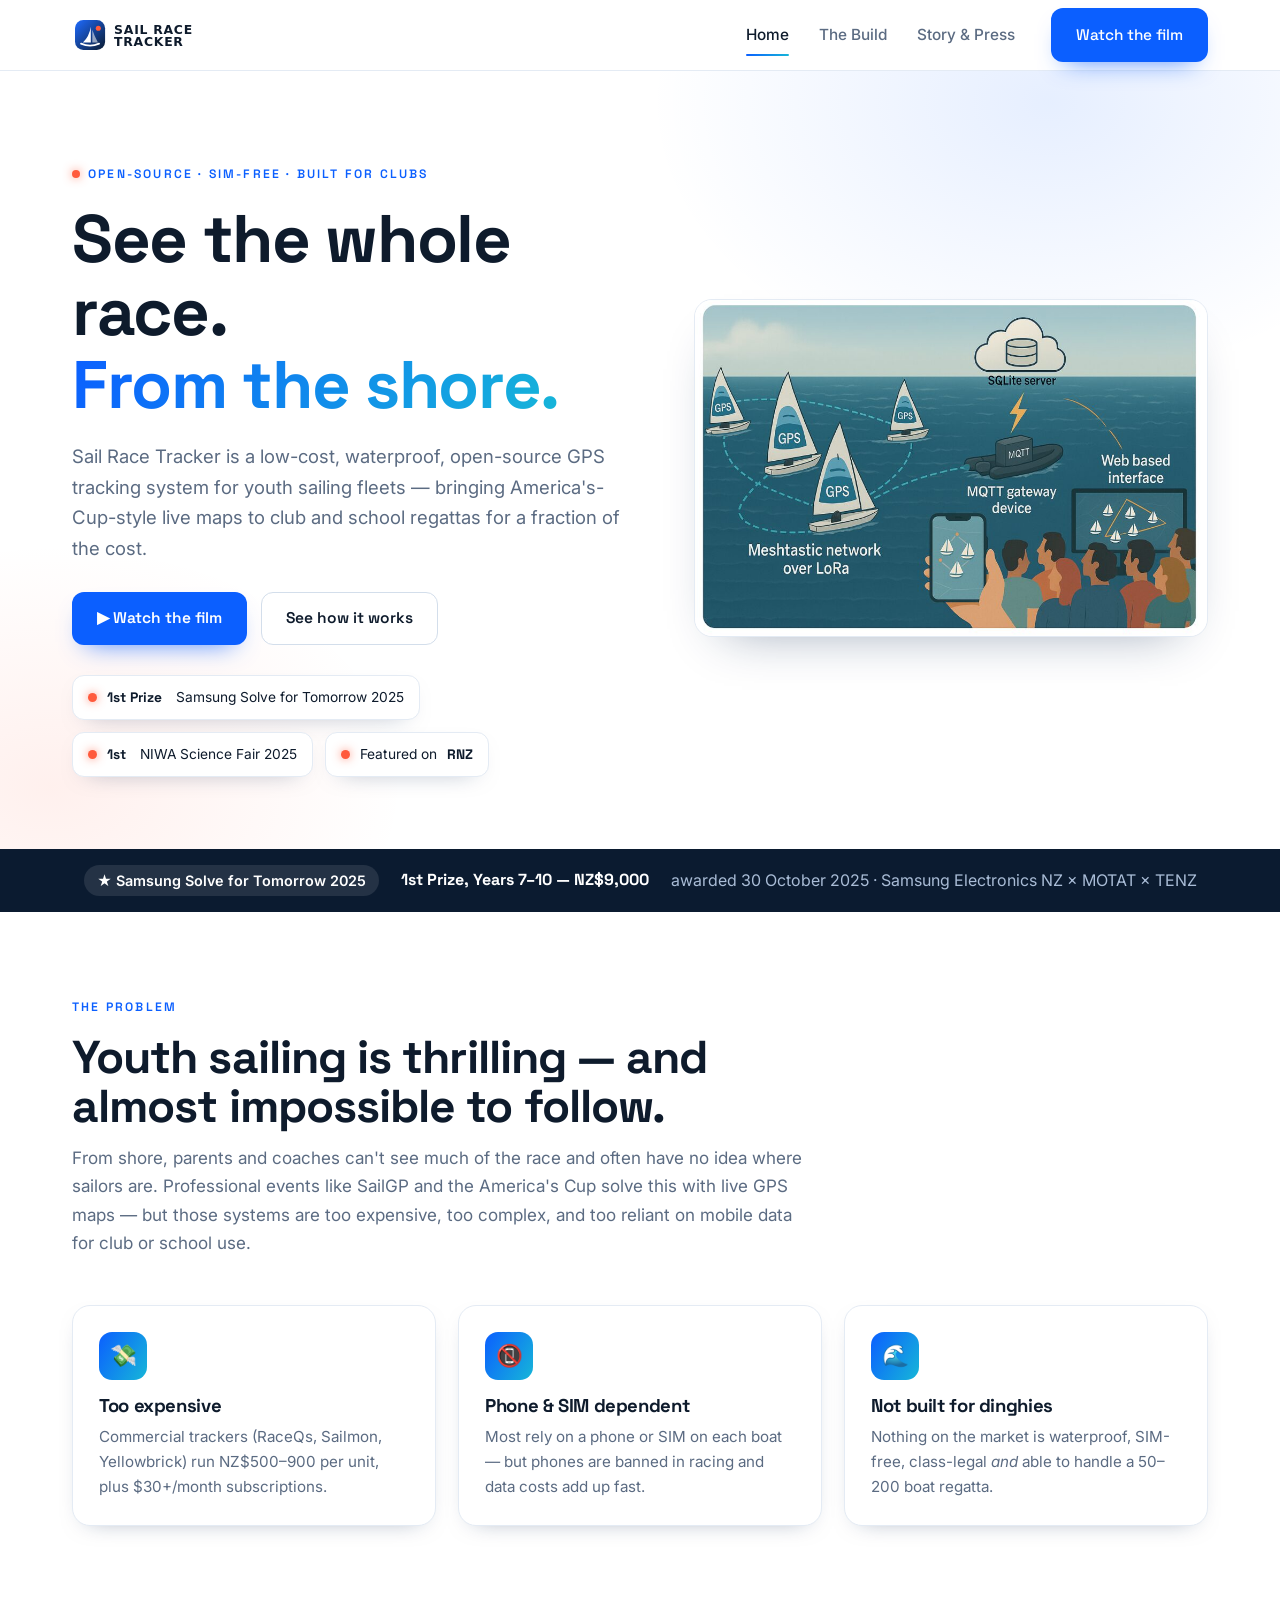
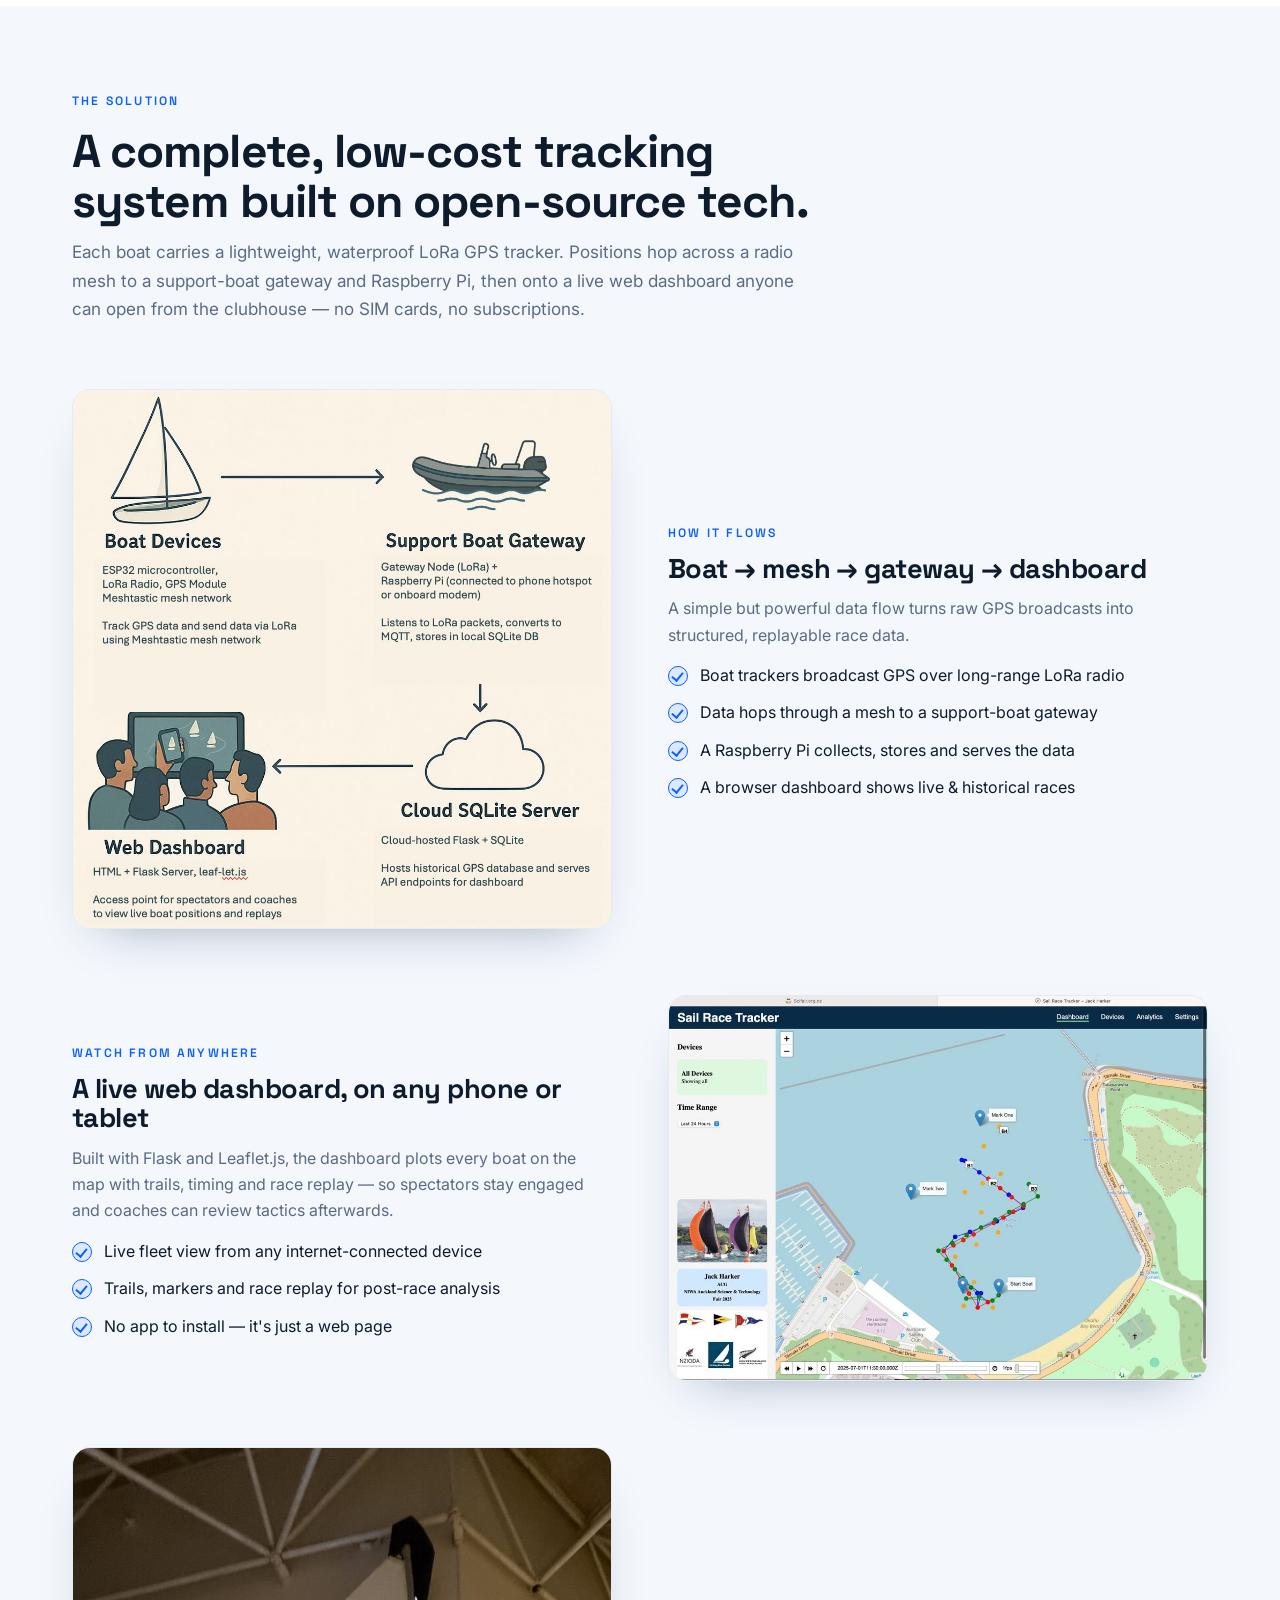
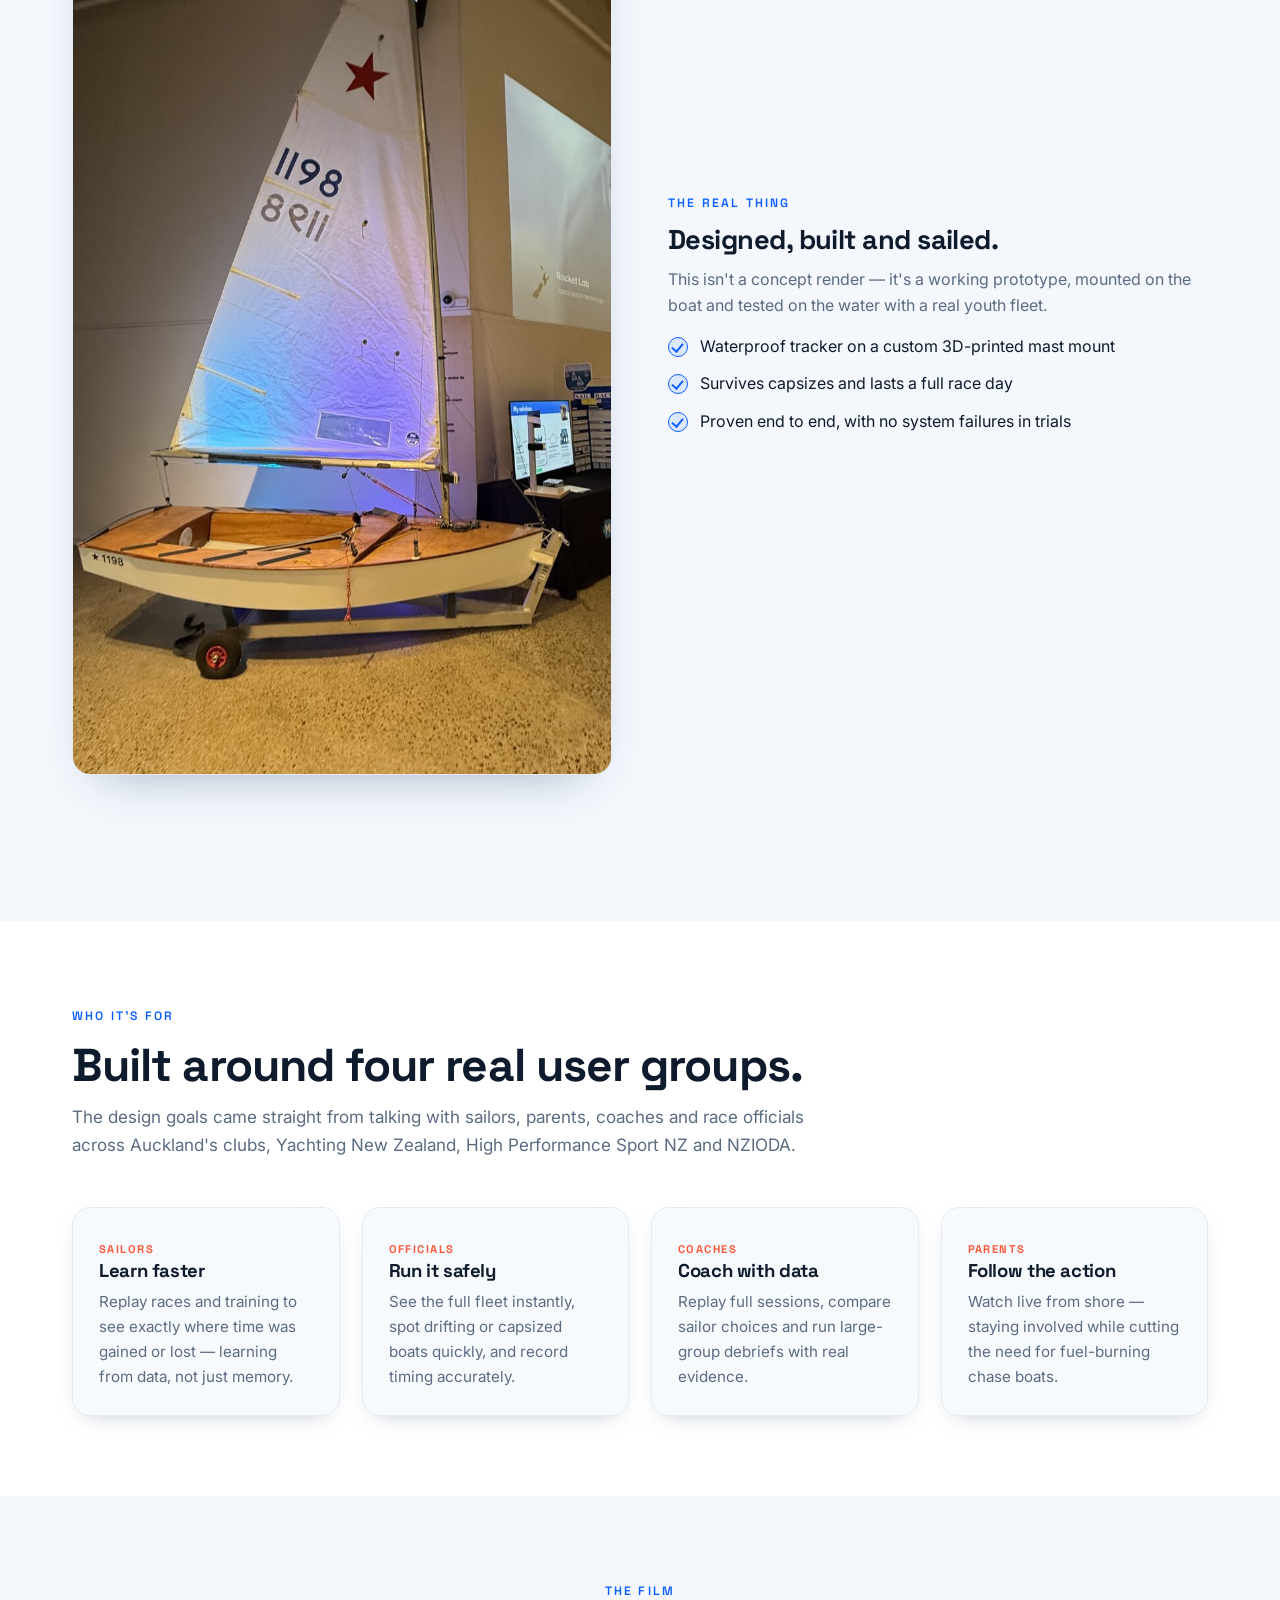
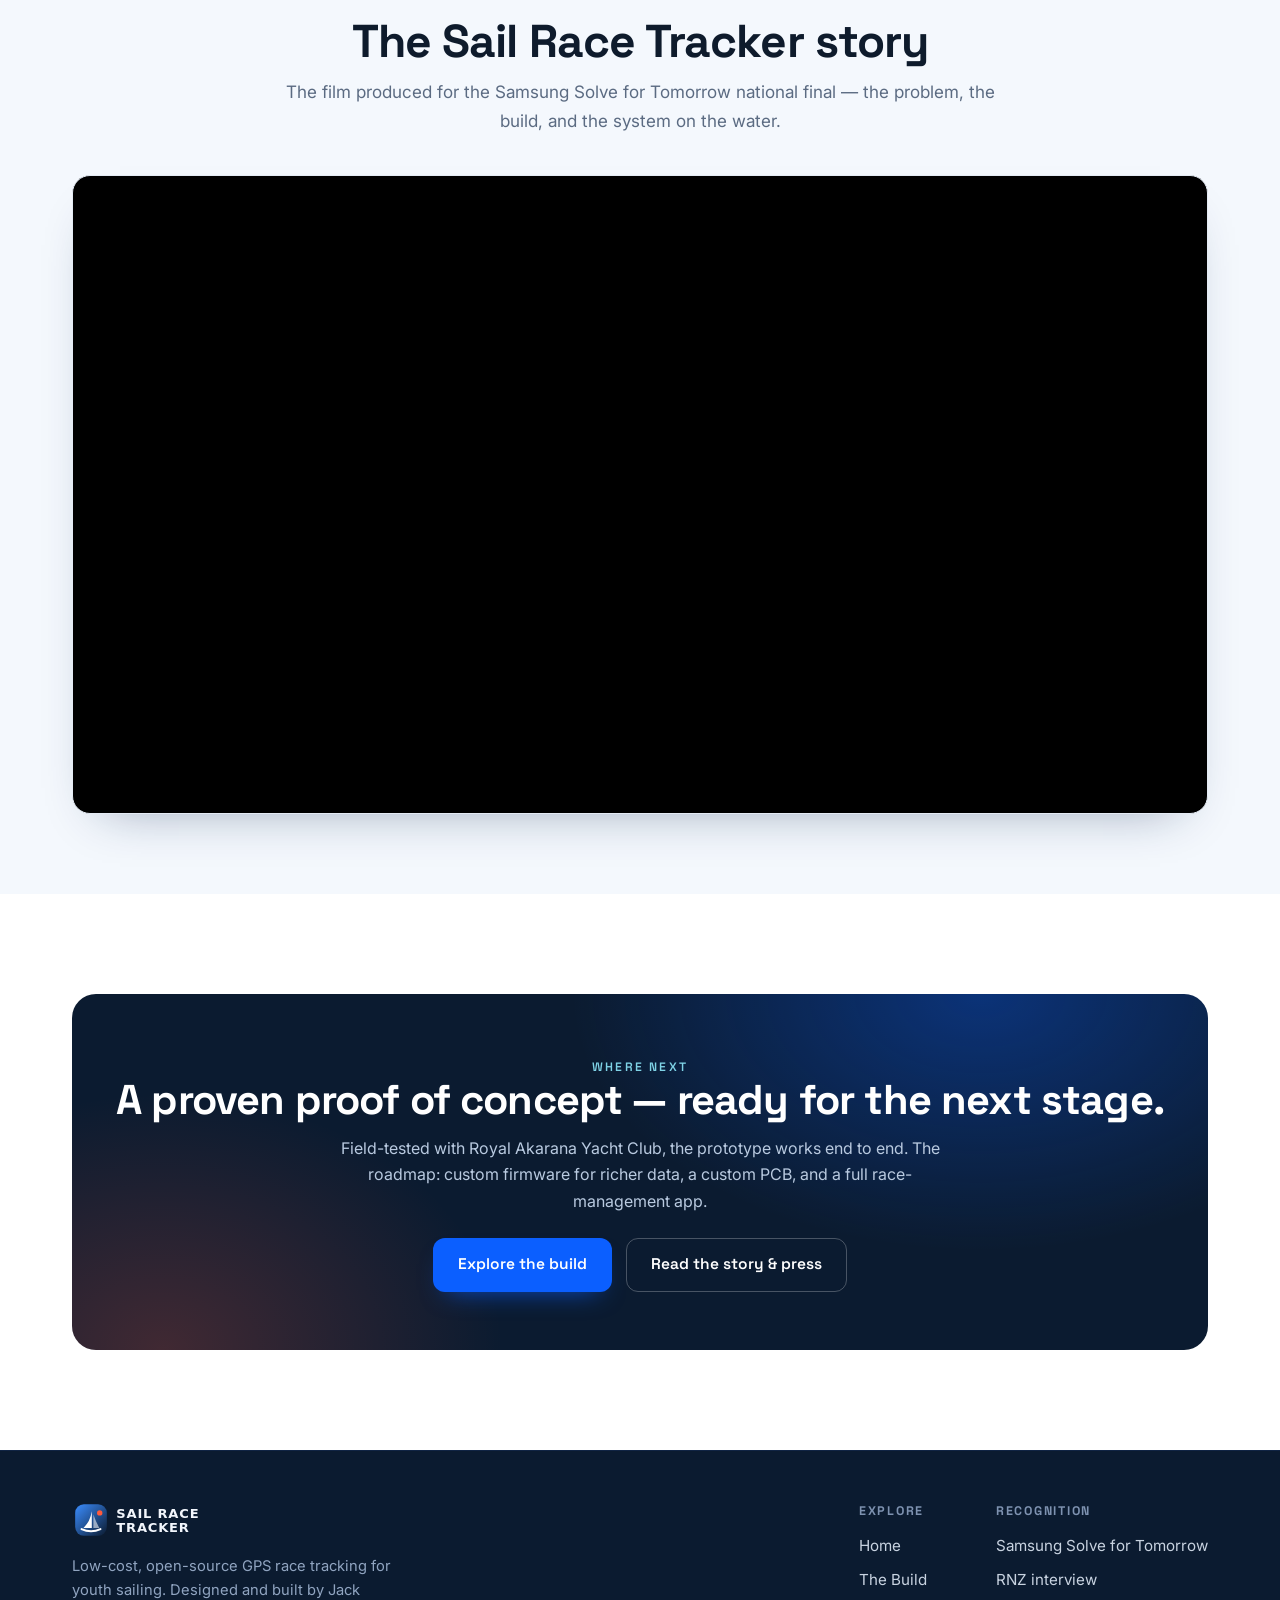
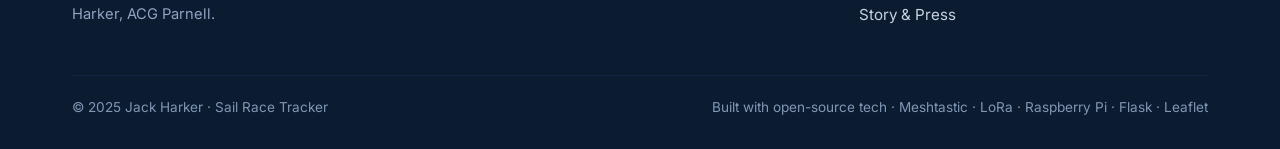
<file: index.html>
<!DOCTYPE html>
<html lang="en">
<head>
<meta charset="UTF-8">
<meta name="viewport" content="width=device-width, initial-scale=1">
<title>Sail Race Tracker — low-cost, open-source GPS tracking for youth sailing</title>
<meta name="description" content="A low-cost, SIM-free, open-source GPS race-tracking system for youth sailing dinghies. Winner of the Samsung Solve for Tomorrow 2025 award. Built by Jack Harker.">
<link rel="icon" href="assets/img/mark.svg">
<link rel="preconnect" href="https://fonts.googleapis.com">
<link rel="preconnect" href="https://fonts.gstatic.com" crossorigin>
<link href="https://fonts.googleapis.com/css2?family=Inter:wght@400;500;600&family=Space+Grotesk:wght@500;600;700&display=swap" rel="stylesheet">
<link rel="stylesheet" href="css/styles.css?v=3">
</head>
<body>

<!-- ===== NAV ===== -->
<nav class="nav">
  <div class="wrap">
    <a href="index.html"><img class="logo" src="assets/img/logo.svg" alt="Sail Race Tracker"></a>
    <div class="nav-links" id="navLinks">
      <a href="index.html" class="active">Home</a>
      <a href="product.html">The Build</a>
      <a href="story.html">Story &amp; Press</a>
      <a class="btn btn-primary nav-cta" href="#film">Watch the film</a>
    </div>
    <button class="burger" id="burger" aria-label="Menu">
      <svg viewBox="0 0 24 24" fill="none" stroke="currentColor" stroke-width="2"><line x1="3" y1="6" x2="21" y2="6"/><line x1="3" y1="12" x2="21" y2="12"/><line x1="3" y1="18" x2="21" y2="18"/></svg>
    </button>
  </div>
</nav>

<!-- ===== HERO ===== -->
<header class="hero">
  <div class="wrap hero-grid">
    <div>
      <span class="eyebrow"><span class="dot" style="width:8px;height:8px;border-radius:50%;background:var(--accent);display:inline-block;box-shadow:0 0 10px rgba(255,90,60,.7)"></span> Open-source &middot; SIM-free &middot; built for clubs</span>
      <h1>See the whole race.<br><span class="grad-text">From the shore.</span></h1>
      <p class="lead">Sail Race Tracker is a low-cost, waterproof, open-source GPS tracking system for youth sailing fleets — bringing America's-Cup-style live maps to club and school regattas for a fraction of the cost.</p>
      <div class="hero-cta">
        <a class="btn btn-primary" href="#film">▶ Watch the film</a>
        <a class="btn btn-ghost" href="product.html">See how it works</a>
      </div>
      <div class="badge-row">
        <span class="badge"><span class="dot"></span><b>1st&nbsp;Prize</b>&nbsp;Samsung Solve for Tomorrow 2025</span>
        <span class="badge"><span class="dot"></span><b>1st</b>&nbsp;NIWA Science Fair 2025</span>
        <span class="badge"><span class="dot"></span>Featured on <b>RNZ</b></span>
      </div>
    </div>
    <div class="hero-media reveal">
      <img src="assets/img/brand-illustration.jpg" alt="Sail Race Tracker — live fleet tracking concept">
    </div>
  </div>
</header>

<!-- ===== PRIZE BANNER ===== -->
<div class="prize">
  <div class="wrap">
    <span class="pill">★ Samsung Solve for Tomorrow 2025</span>
    <b>1st Prize, Years 7–10 — NZ$9,000</b>
    <span>awarded 30 October 2025 · Samsung Electronics NZ × MOTAT × TENZ</span>
  </div>
</div>

<!-- ===== PROBLEM ===== -->
<section>
  <div class="wrap">
    <div class="section-head reveal">
      <span class="eyebrow">The problem</span>
      <h2>Youth sailing is thrilling — and almost impossible to follow.</h2>
      <p>From shore, parents and coaches can't see much of the race and often have no idea where sailors are. Professional events like SailGP and the America's Cup solve this with live GPS maps — but those systems are too expensive, too complex, and too reliant on mobile data for club or school use.</p>
    </div>
    <div class="grid cols-3">
      <div class="card reveal"><div class="ico">💸</div><h3>Too expensive</h3><p>Commercial trackers (RaceQs, Sailmon, Yellowbrick) run NZ$500–900 per unit, plus $30+/month subscriptions.</p></div>
      <div class="card reveal"><div class="ico">📵</div><h3>Phone &amp; SIM dependent</h3><p>Most rely on a phone or SIM on each boat — but phones are banned in racing and data costs add up fast.</p></div>
      <div class="card reveal"><div class="ico">🌊</div><h3>Not built for dinghies</h3><p>Nothing on the market is waterproof, SIM-free, class-legal <em>and</em> able to handle a 50–200 boat regatta.</p></div>
    </div>
  </div>
</section>

<!-- ===== SOLUTION ===== -->
<section class="bg-alt">
  <div class="wrap">
    <div class="section-head reveal">
      <span class="eyebrow">The solution</span>
      <h2>A complete, low-cost tracking system built on open-source tech.</h2>
      <p>Each boat carries a lightweight, waterproof LoRa GPS tracker. Positions hop across a radio mesh to a support-boat gateway and Raspberry Pi, then onto a live web dashboard anyone can open from the clubhouse — no SIM cards, no subscriptions.</p>
    </div>

    <div class="feature reveal">
      <div class="feature-media"><img src="assets/img/architecture.jpg" alt="System architecture: boat devices to support-boat gateway to web dashboard"></div>
      <div>
        <span class="eyebrow">How it flows</span>
        <h3>Boat → mesh → gateway → dashboard</h3>
        <p>A simple but powerful data flow turns raw GPS broadcasts into structured, replayable race data.</p>
        <ul class="ticks">
          <li>Boat trackers broadcast GPS over long-range LoRa radio</li>
          <li>Data hops through a mesh to a support-boat gateway</li>
          <li>A Raspberry Pi collects, stores and serves the data</li>
          <li>A browser dashboard shows live &amp; historical races</li>
        </ul>
      </div>
    </div>

    <div class="feature reverse reveal">
      <div class="feature-media"><img src="assets/img/dashboard-ui.jpg" alt="Leaflet web dashboard showing boat tracks"></div>
      <div>
        <span class="eyebrow">Watch from anywhere</span>
        <h3>A live web dashboard, on any phone or tablet</h3>
        <p>Built with Flask and Leaflet.js, the dashboard plots every boat on the map with trails, timing and race replay — so spectators stay engaged and coaches can review tactics afterwards.</p>
        <ul class="ticks">
          <li>Live fleet view from any internet-connected device</li>
          <li>Trails, markers and race replay for post-race analysis</li>
          <li>No app to install — it's just a web page</li>
        </ul>
      </div>
    </div>

    <div class="feature reveal">
      <div class="feature-media"><img src="assets/img/boat-hero.jpg" alt="The boat rigged with the Sail Race Tracker"></div>
      <div>
        <span class="eyebrow">The real thing</span>
        <h3>Designed, built and sailed.</h3>
        <p>This isn't a concept render — it's a working prototype, mounted on the boat and tested on the water with a real youth fleet.</p>
        <ul class="ticks">
          <li>Waterproof tracker on a custom 3D-printed mast mount</li>
          <li>Survives capsizes and lasts a full race day</li>
          <li>Proven end to end, with no system failures in trials</li>
        </ul>
      </div>
    </div>
  </div>
</section>

<!-- ===== WHO IT'S FOR ===== -->
<section>
  <div class="wrap">
    <div class="section-head reveal">
      <span class="eyebrow">Who it's for</span>
      <h2>Built around four real user groups.</h2>
      <p>The design goals came straight from talking with sailors, parents, coaches and race officials across Auckland's clubs, Yachting New Zealand, High Performance Sport NZ and NZIODA.</p>
    </div>
    <div class="grid cols-4">
      <div class="card who reveal"><span class="tag">Sailors</span><h3>Learn faster</h3><p>Replay races and training to see exactly where time was gained or lost — learning from data, not just memory.</p></div>
      <div class="card who reveal"><span class="tag">Officials</span><h3>Run it safely</h3><p>See the full fleet instantly, spot drifting or capsized boats quickly, and record timing accurately.</p></div>
      <div class="card who reveal"><span class="tag">Coaches</span><h3>Coach with data</h3><p>Replay full sessions, compare sailor choices and run large-group debriefs with real evidence.</p></div>
      <div class="card who reveal"><span class="tag">Parents</span><h3>Follow the action</h3><p>Watch live from shore — staying involved while cutting the need for fuel-burning chase boats.</p></div>
    </div>
  </div>
</section>

<!-- ===== FILM ===== -->
<section id="film" class="bg-alt">
  <div class="wrap">
    <div class="section-head reveal" style="margin:0 auto 40px;text-align:center">
      <span class="eyebrow">The film</span>
      <h2>The Sail Race Tracker story</h2>
      <p style="margin:0 auto">The film produced for the Samsung Solve for Tomorrow national final — the problem, the build, and the system on the water.</p>
    </div>
    <div class="video-embed reveal">
      <iframe src="https://www.youtube-nocookie.com/embed/KwD-CH28lW8?rel=0" title="Sail Race Tracker — Samsung Solve for Tomorrow film" loading="lazy" allow="accelerometer; autoplay; clipboard-write; encrypted-media; gyroscope; picture-in-picture; web-share" allowfullscreen></iframe>
    </div>
  </div>
</section>

<!-- ===== CTA ===== -->
<section>
  <div class="wrap">
    <div class="cta-band reveal">
      <span class="eyebrow">Where next</span>
      <h2>A proven proof of concept — ready for the next stage.</h2>
      <p>Field-tested with Royal Akarana Yacht Club, the prototype works end to end. The roadmap: custom firmware for richer data, a custom PCB, and a full race-management app.</p>
      <div class="hero-cta" style="justify-content:center">
        <a class="btn btn-primary" href="product.html">Explore the build</a>
        <a class="btn btn-ghost" href="story.html">Read the story &amp; press</a>
      </div>
    </div>
  </div>
</section>

<!-- ===== FOOTER ===== -->
<footer>
  <div class="wrap">
    <div class="foot-grid">
      <div>
        <img class="logo" src="assets/img/logo-light.svg" alt="Sail Race Tracker">
        <p class="muted">Low-cost, open-source GPS race tracking for youth sailing. Designed and built by Jack Harker, ACG Parnell.</p>
      </div>
      <div class="foot-links">
        <div class="foot-col">
          <h5>Explore</h5>
          <a href="index.html">Home</a>
          <a href="product.html">The Build</a>
          <a href="story.html">Story &amp; Press</a>
        </div>
        <div class="foot-col">
          <h5>Recognition</h5>
          <a href="story.html#award">Samsung Solve for Tomorrow</a>
          <a href="story.html#press">RNZ interview</a>
        </div>
      </div>
    </div>
    <div class="copyright">
      <span>© 2025 Jack Harker · Sail Race Tracker</span>
      <span>Built with open-source tech · Meshtastic · LoRa · Raspberry Pi · Flask · Leaflet</span>
    </div>
  </div>
</footer>

<script src="js/main.js"></script>
</body>
</html>
</file>
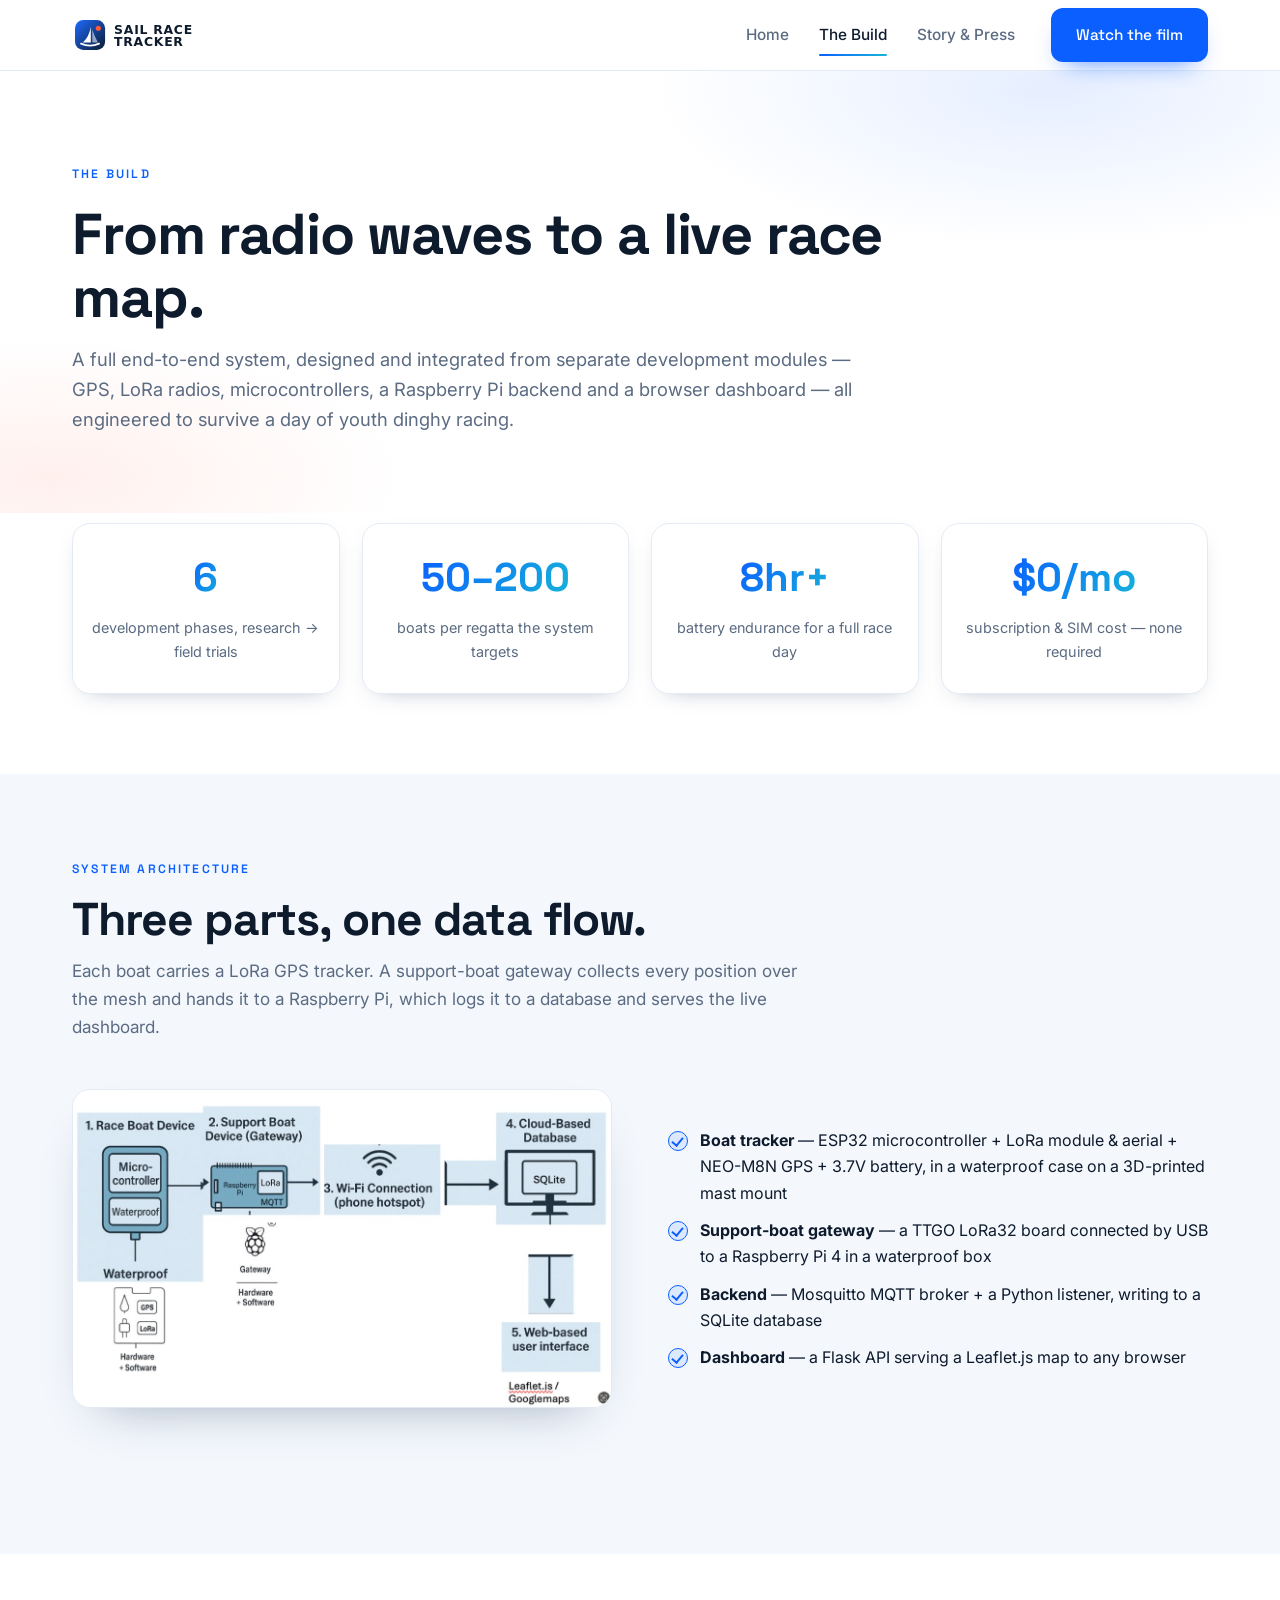
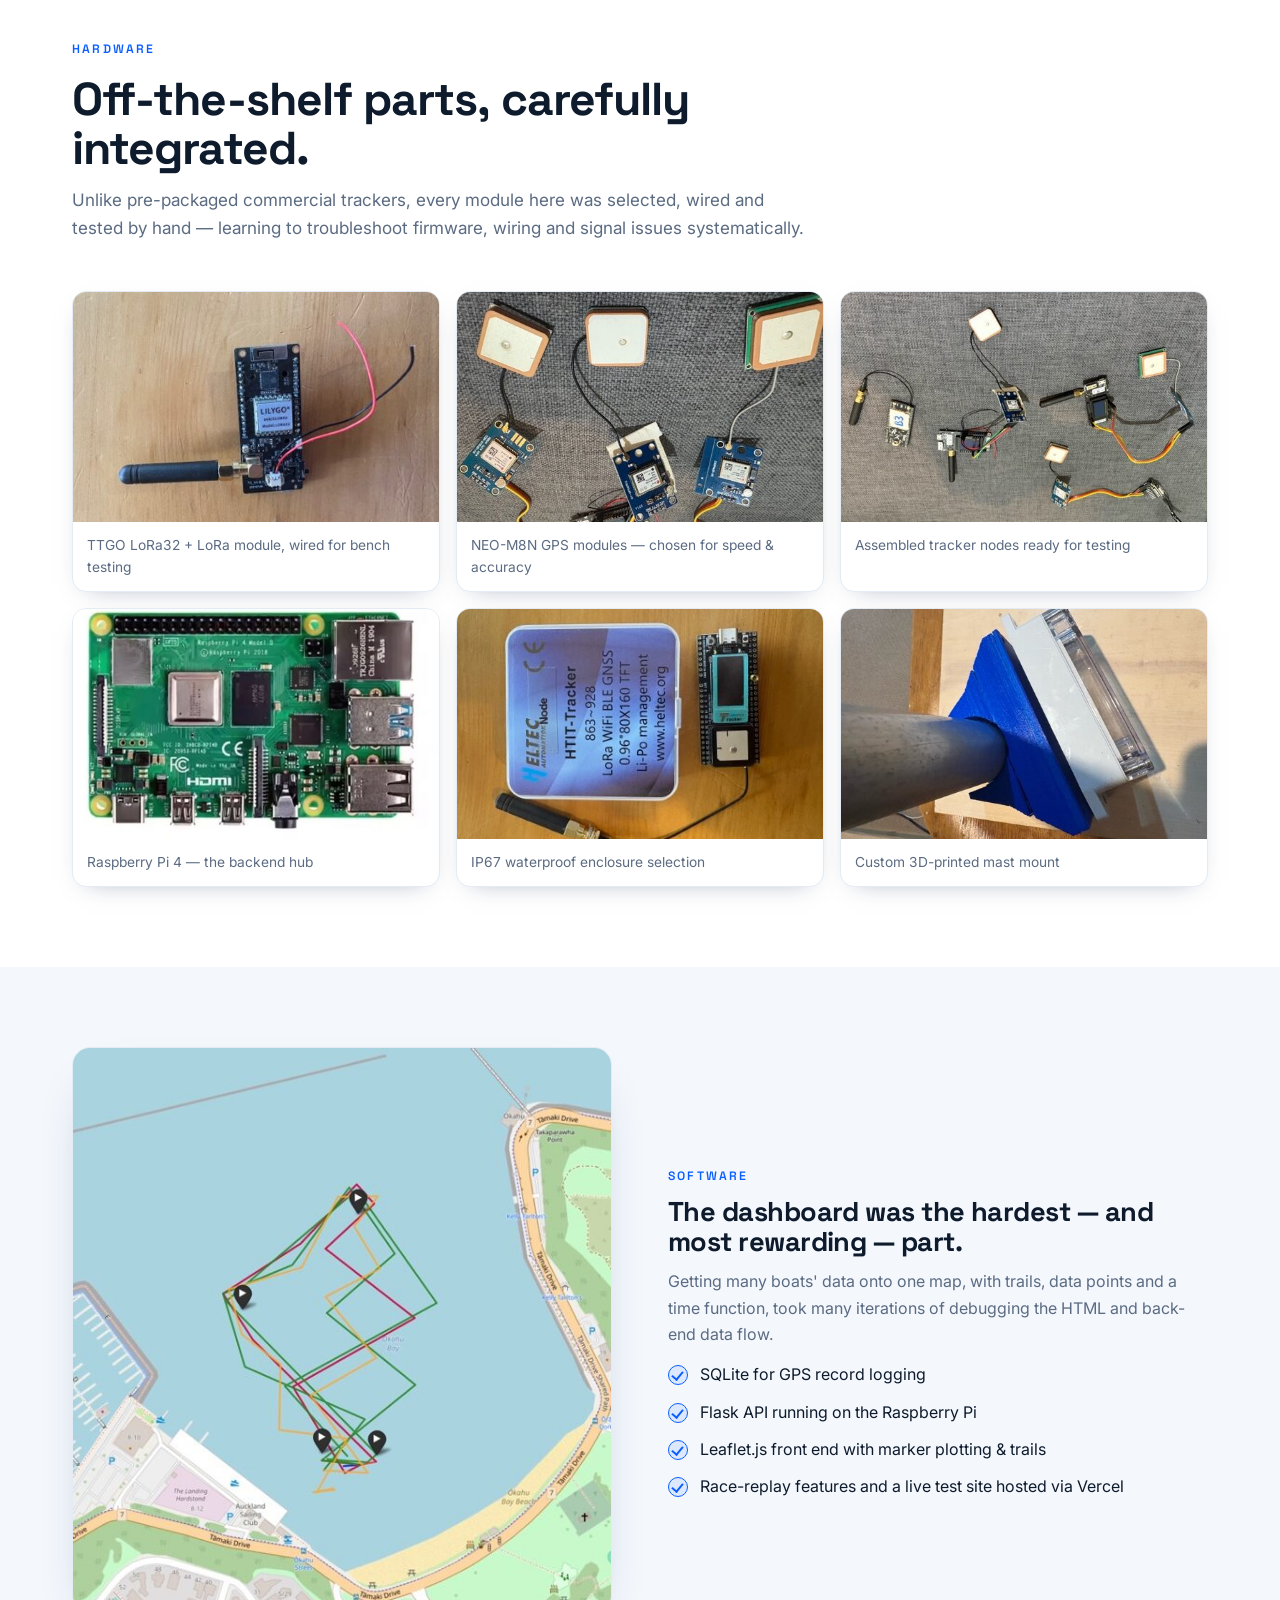
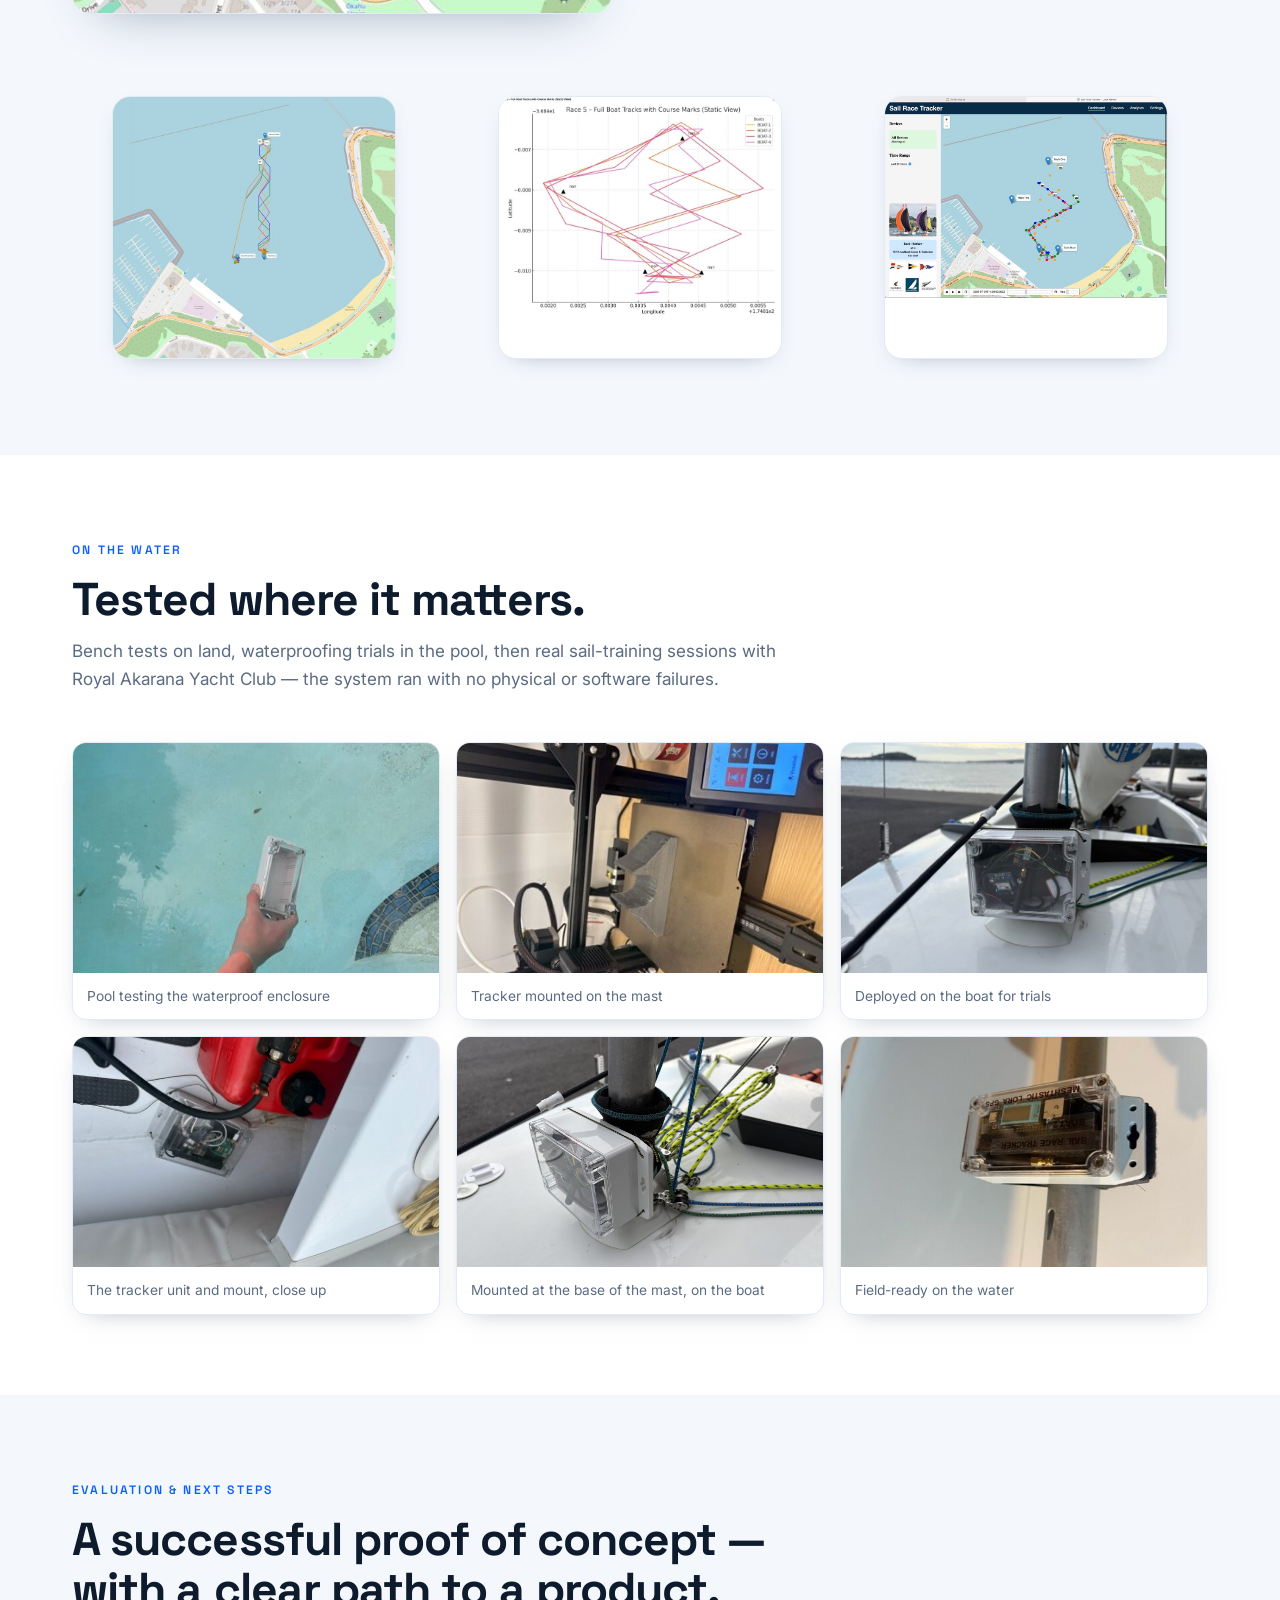
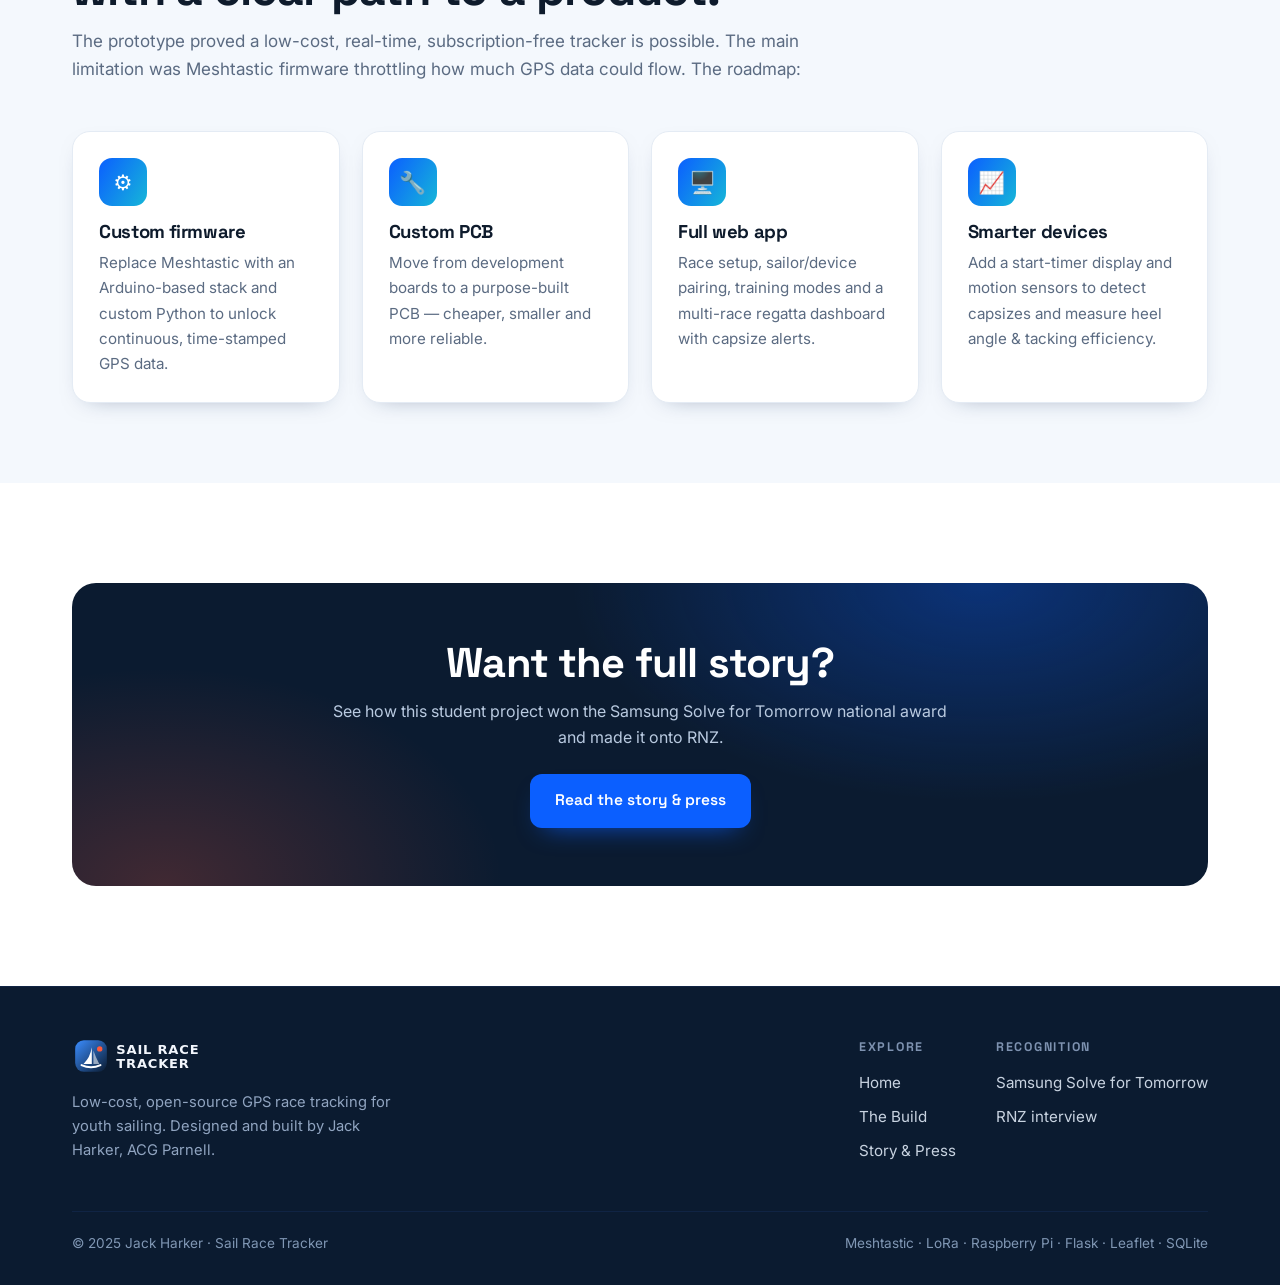
<file: product.html>
<!DOCTYPE html>
<html lang="en">
<head>
<meta charset="UTF-8">
<meta name="viewport" content="width=device-width, initial-scale=1">
<title>The Build — Sail Race Tracker</title>
<meta name="description" content="How the Sail Race Tracker works: LoRa GPS boat devices, a Raspberry Pi gateway, and a Flask + Leaflet live web dashboard. Hardware, software and field-test results.">
<link rel="icon" href="assets/img/mark.svg">
<link rel="preconnect" href="https://fonts.googleapis.com">
<link rel="preconnect" href="https://fonts.gstatic.com" crossorigin>
<link href="https://fonts.googleapis.com/css2?family=Inter:wght@400;500;600&family=Space+Grotesk:wght@500;600;700&display=swap" rel="stylesheet">
<link rel="stylesheet" href="css/styles.css?v=3">
</head>
<body>

<nav class="nav">
  <div class="wrap">
    <a href="index.html"><img class="logo" src="assets/img/logo.svg" alt="Sail Race Tracker"></a>
    <div class="nav-links" id="navLinks">
      <a href="index.html">Home</a>
      <a href="product.html" class="active">The Build</a>
      <a href="story.html">Story &amp; Press</a>
      <a class="btn btn-primary nav-cta" href="index.html#film">Watch the film</a>
    </div>
    <button class="burger" id="burger" aria-label="Menu">
      <svg viewBox="0 0 24 24" fill="none" stroke="currentColor" stroke-width="2"><line x1="3" y1="6" x2="21" y2="6"/><line x1="3" y1="12" x2="21" y2="12"/><line x1="3" y1="18" x2="21" y2="18"/></svg>
    </button>
  </div>
</nav>

<!-- ===== HERO ===== -->
<header class="hero" style="padding-bottom:30px">
  <div class="wrap">
    <div class="section-head" style="max-width:820px">
      <span class="eyebrow">The build</span>
      <h1 style="font-size:clamp(2.2rem,4.6vw,3.6rem)">From radio waves to a live race map.</h1>
      <p style="font-size:1.15rem">A full end-to-end system, designed and integrated from separate development modules — GPS, LoRa radios, microcontrollers, a Raspberry Pi backend and a browser dashboard — all engineered to survive a day of youth dinghy racing.</p>
    </div>
  </div>
</header>

<!-- ===== STATS ===== -->
<section style="padding-top:10px">
  <div class="wrap">
    <div class="stats">
      <div class="stat reveal"><div class="num" data-count="6" data-suffix="">0</div><div class="lbl">development phases, research → field trials</div></div>
      <div class="stat reveal"><div class="num" data-count="50" data-suffix="–200">0</div><div class="lbl">boats per regatta the system targets</div></div>
      <div class="stat reveal"><div class="num" data-count="8" data-suffix="hr+">0</div><div class="lbl">battery endurance for a full race day</div></div>
      <div class="stat reveal"><div class="num" data-prefix="$" data-count="0" data-suffix="/mo">0</div><div class="lbl">subscription &amp; SIM cost — none required</div></div>
    </div>
  </div>
</section>

<!-- ===== ARCHITECTURE ===== -->
<section class="bg-alt">
  <div class="wrap">
    <div class="section-head reveal">
      <span class="eyebrow">System architecture</span>
      <h2>Three parts, one data flow.</h2>
      <p>Each boat carries a LoRa GPS tracker. A support-boat gateway collects every position over the mesh and hands it to a Raspberry Pi, which logs it to a database and serves the live dashboard.</p>
    </div>
    <div class="feature reveal" style="margin-top:0">
      <div class="feature-media"><img src="assets/img/architecture-flow.jpg" alt="Detailed system data-flow diagram"></div>
      <div>
        <ul class="ticks">
          <li><b>Boat tracker</b> — ESP32 microcontroller + LoRa module &amp; aerial + NEO-M8N GPS + 3.7V battery, in a waterproof case on a 3D-printed mast mount</li>
          <li><b>Support-boat gateway</b> — a TTGO LoRa32 board connected by USB to a Raspberry Pi 4 in a waterproof box</li>
          <li><b>Backend</b> — Mosquitto MQTT broker + a Python listener, writing to a SQLite database</li>
          <li><b>Dashboard</b> — a Flask API serving a Leaflet.js map to any browser</li>
        </ul>
      </div>
    </div>
  </div>
</section>

<!-- ===== HARDWARE ===== -->
<section>
  <div class="wrap">
    <div class="section-head reveal">
      <span class="eyebrow">Hardware</span>
      <h2>Off-the-shelf parts, carefully integrated.</h2>
      <p>Unlike pre-packaged commercial trackers, every module here was selected, wired and tested by hand — learning to troubleshoot firmware, wiring and signal issues systematically.</p>
    </div>
    <div class="gallery">
      <figure class="reveal"><img src="assets/img/board-wired.jpg" alt="TTGO LoRa32 board wired up"><figcaption>TTGO LoRa32 + LoRa module, wired for bench testing</figcaption></figure>
      <figure class="reveal"><img src="assets/img/gps-modules.jpg" alt="NEO-M8N GPS modules"><figcaption>NEO-M8N GPS modules — chosen for speed &amp; accuracy</figcaption></figure>
      <figure class="reveal"><img src="assets/img/wired-trackers.jpg" alt="Assembled wired trackers"><figcaption>Assembled tracker nodes ready for testing</figcaption></figure>
      <figure class="reveal"><img src="assets/img/raspberry-pi.jpg" alt="Raspberry Pi 4"><figcaption>Raspberry Pi 4 — the backend hub</figcaption></figure>
      <figure class="reveal"><img src="assets/img/case-blue.jpg" alt="Waterproof tracker enclosure"><figcaption>IP67 waterproof enclosure selection</figcaption></figure>
      <figure class="reveal"><img src="assets/img/mount-3d.jpg" alt="3D-printed mast mount"><figcaption>Custom 3D-printed mast mount</figcaption></figure>
    </div>
  </div>
</section>

<!-- ===== SOFTWARE ===== -->
<section class="bg-alt">
  <div class="wrap">
    <div class="feature reveal" style="margin-top:0">
      <div class="feature-media"><img src="assets/img/dashboard-trails.jpg" alt="Dashboard showing multiple boat trails"></div>
      <div>
        <span class="eyebrow">Software</span>
        <h3>The dashboard was the hardest — and most rewarding — part.</h3>
        <p>Getting many boats' data onto one map, with trails, data points and a time function, took many iterations of debugging the HTML and back-end data flow.</p>
        <ul class="ticks">
          <li>SQLite for GPS record logging</li>
          <li>Flask API running on the Raspberry Pi</li>
          <li>Leaflet.js front end with marker plotting &amp; trails</li>
          <li>Race-replay features and a live test site hosted via Vercel</li>
        </ul>
      </div>
    </div>
    <div class="grid cols-3" style="margin-top:30px">
      <figure class="card reveal" style="padding:0;overflow:hidden"><img src="assets/img/dashboard-track.jpg" alt="Single boat track on map" style="border-radius:0"></figure>
      <figure class="card reveal" style="padding:0;overflow:hidden"><img src="assets/img/dashboard-markers.jpg" alt="Multiple boats with markers" style="border-radius:0"></figure>
      <figure class="card reveal" style="padding:0;overflow:hidden"><img src="assets/img/dashboard-ui.jpg" alt="Full dashboard interface" style="border-radius:0"></figure>
    </div>
  </div>
</section>

<!-- ===== ON THE WATER ===== -->
<section>
  <div class="wrap">
    <div class="section-head reveal">
      <span class="eyebrow">On the water</span>
      <h2>Tested where it matters.</h2>
      <p>Bench tests on land, waterproofing trials in the pool, then real sail-training sessions with Royal Akarana Yacht Club — the system ran with no physical or software failures.</p>
    </div>
    <div class="gallery">
      <figure class="reveal"><img src="assets/img/pool-test.jpg" alt="Pool testing waterproofing"><figcaption>Pool testing the waterproof enclosure</figcaption></figure>
      <figure class="reveal"><img src="assets/img/tracker-on-mast.jpg" alt="Tracker mounted on mast with display"><figcaption>Tracker mounted on the mast</figcaption></figure>
      <figure class="reveal"><img src="assets/img/tracker-deployed.jpg" alt="Tracker deployed on a boat"><figcaption>Deployed on the boat for trials</figcaption></figure>
      <figure class="reveal"><img src="assets/img/tracker-closeup.jpg" alt="Close-up of tracker and mount"><figcaption>The tracker unit and mount, close up</figcaption></figure>
      <figure class="reveal"><img src="assets/img/tracker-on-boat.jpg" alt="The tracker mounted at the base of the mast on the boat"><figcaption>Mounted at the base of the mast, on the boat</figcaption></figure>
      <figure class="reveal"><img src="assets/img/tracker-mast.jpg" alt="Tracker on the mast outdoors"><figcaption>Field-ready on the water</figcaption></figure>
    </div>
  </div>
</section>

<!-- ===== NEXT STEPS ===== -->
<section class="bg-alt">
  <div class="wrap">
    <div class="section-head reveal">
      <span class="eyebrow">Evaluation &amp; next steps</span>
      <h2>A successful proof of concept — with a clear path to a product.</h2>
      <p>The prototype proved a low-cost, real-time, subscription-free tracker is possible. The main limitation was Meshtastic firmware throttling how much GPS data could flow. The roadmap:</p>
    </div>
    <div class="grid cols-4">
      <div class="card reveal"><div class="ico">⚙️</div><h3>Custom firmware</h3><p>Replace Meshtastic with an Arduino-based stack and custom Python to unlock continuous, time-stamped GPS data.</p></div>
      <div class="card reveal"><div class="ico">🔧</div><h3>Custom PCB</h3><p>Move from development boards to a purpose-built PCB — cheaper, smaller and more reliable.</p></div>
      <div class="card reveal"><div class="ico">🖥️</div><h3>Full web app</h3><p>Race setup, sailor/device pairing, training modes and a multi-race regatta dashboard with capsize alerts.</p></div>
      <div class="card reveal"><div class="ico">📈</div><h3>Smarter devices</h3><p>Add a start-timer display and motion sensors to detect capsizes and measure heel angle &amp; tacking efficiency.</p></div>
    </div>
  </div>
</section>

<section>
  <div class="wrap">
    <div class="cta-band reveal">
      <h2>Want the full story?</h2>
      <p>See how this student project won the Samsung Solve for Tomorrow national award and made it onto RNZ.</p>
      <a class="btn btn-primary" href="story.html">Read the story &amp; press</a>
    </div>
  </div>
</section>

<footer>
  <div class="wrap">
    <div class="foot-grid">
      <div>
        <img class="logo" src="assets/img/logo-light.svg" alt="Sail Race Tracker">
        <p class="muted">Low-cost, open-source GPS race tracking for youth sailing. Designed and built by Jack Harker, ACG Parnell.</p>
      </div>
      <div class="foot-links">
        <div class="foot-col">
          <h5>Explore</h5>
          <a href="index.html">Home</a>
          <a href="product.html">The Build</a>
          <a href="story.html">Story &amp; Press</a>
        </div>
        <div class="foot-col">
          <h5>Recognition</h5>
          <a href="story.html#award">Samsung Solve for Tomorrow</a>
          <a href="story.html#press">RNZ interview</a>
        </div>
      </div>
    </div>
    <div class="copyright">
      <span>© 2025 Jack Harker · Sail Race Tracker</span>
      <span>Meshtastic · LoRa · Raspberry Pi · Flask · Leaflet · SQLite</span>
    </div>
  </div>
</footer>

<script src="js/main.js"></script>
</body>
</html>
</file>
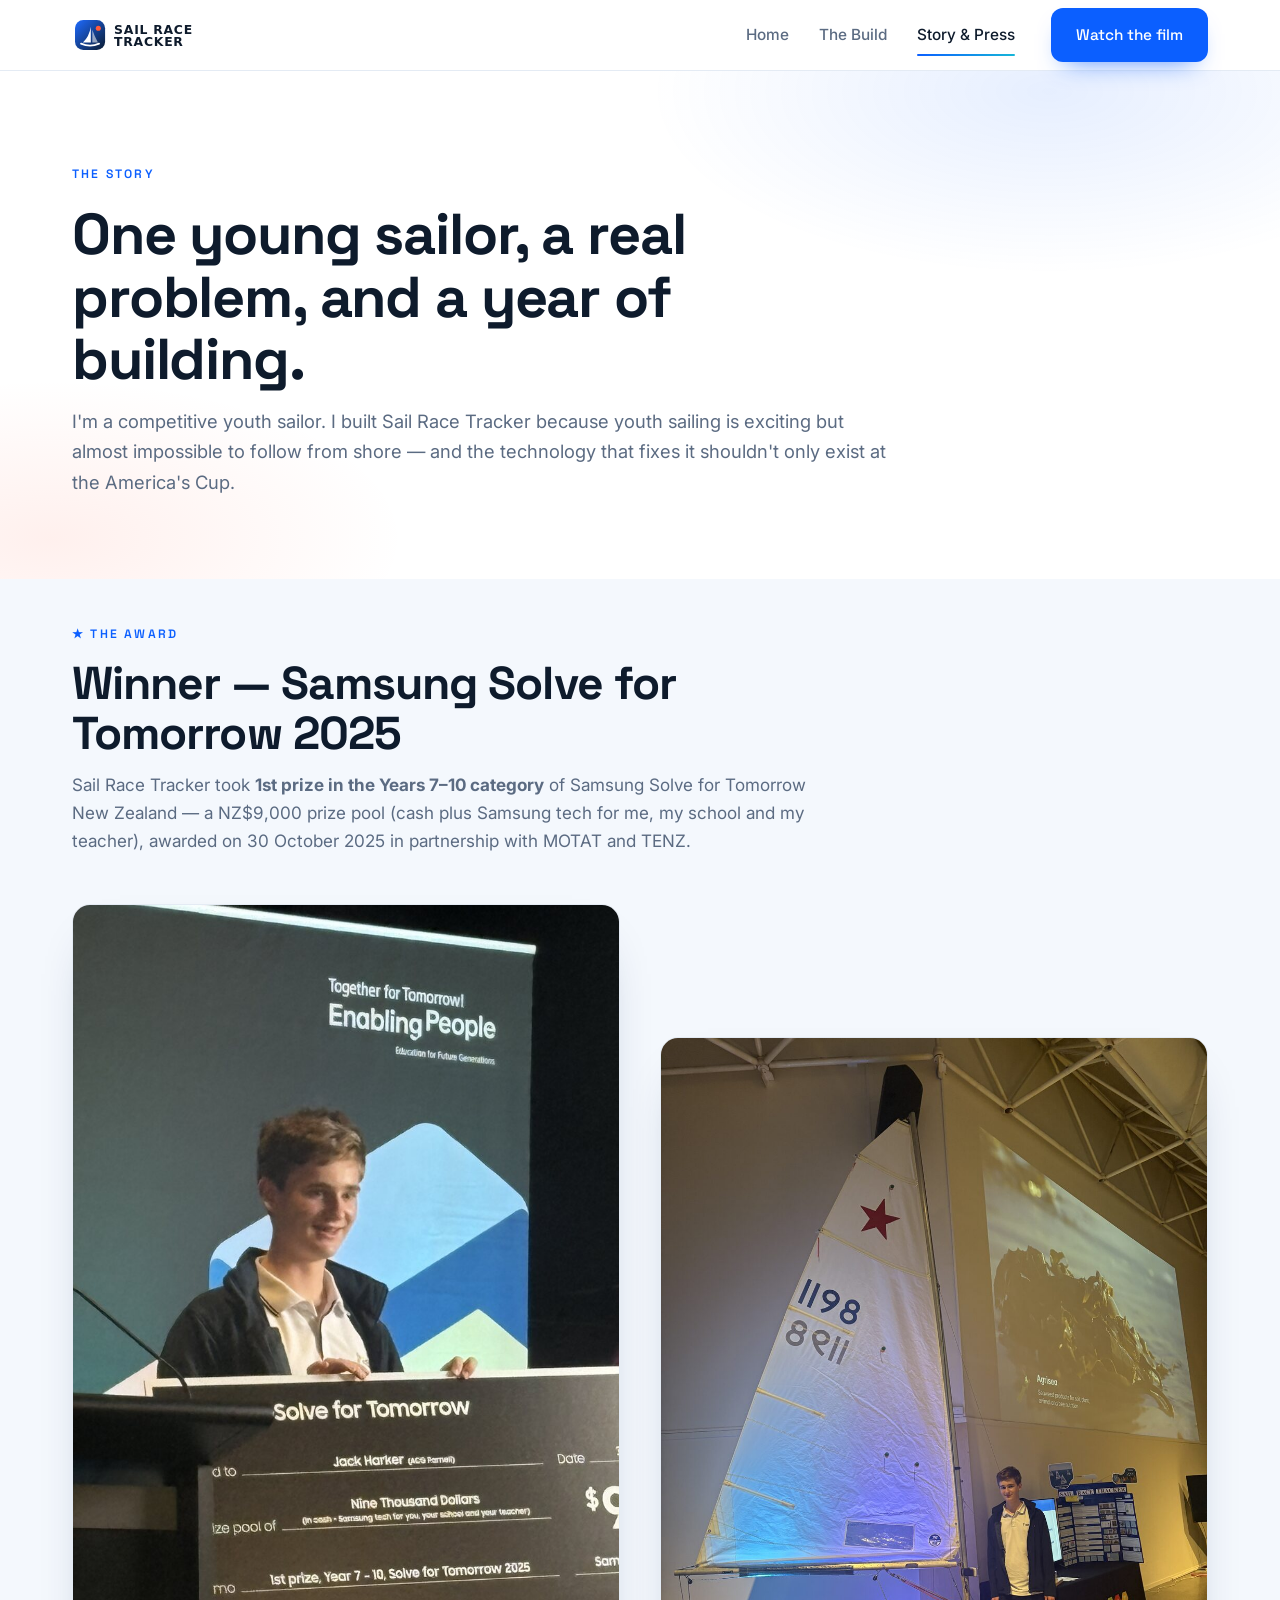
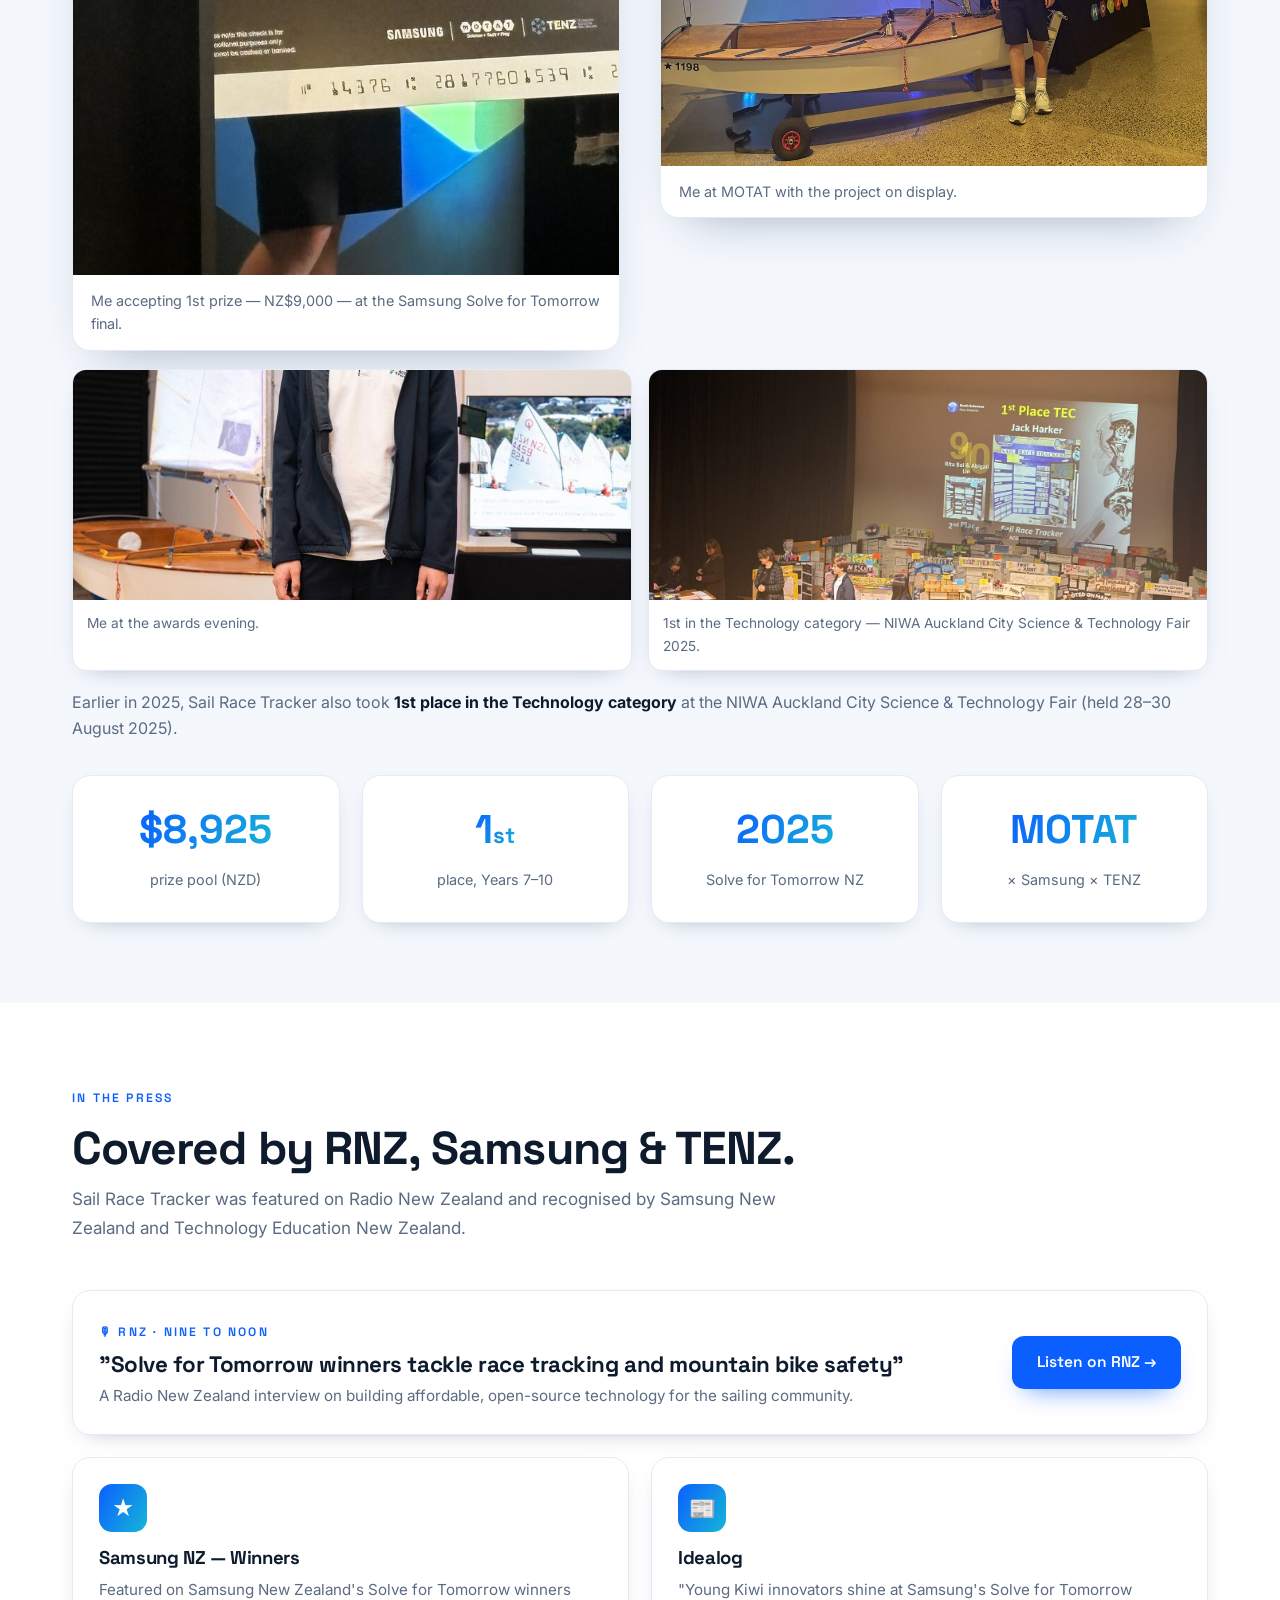
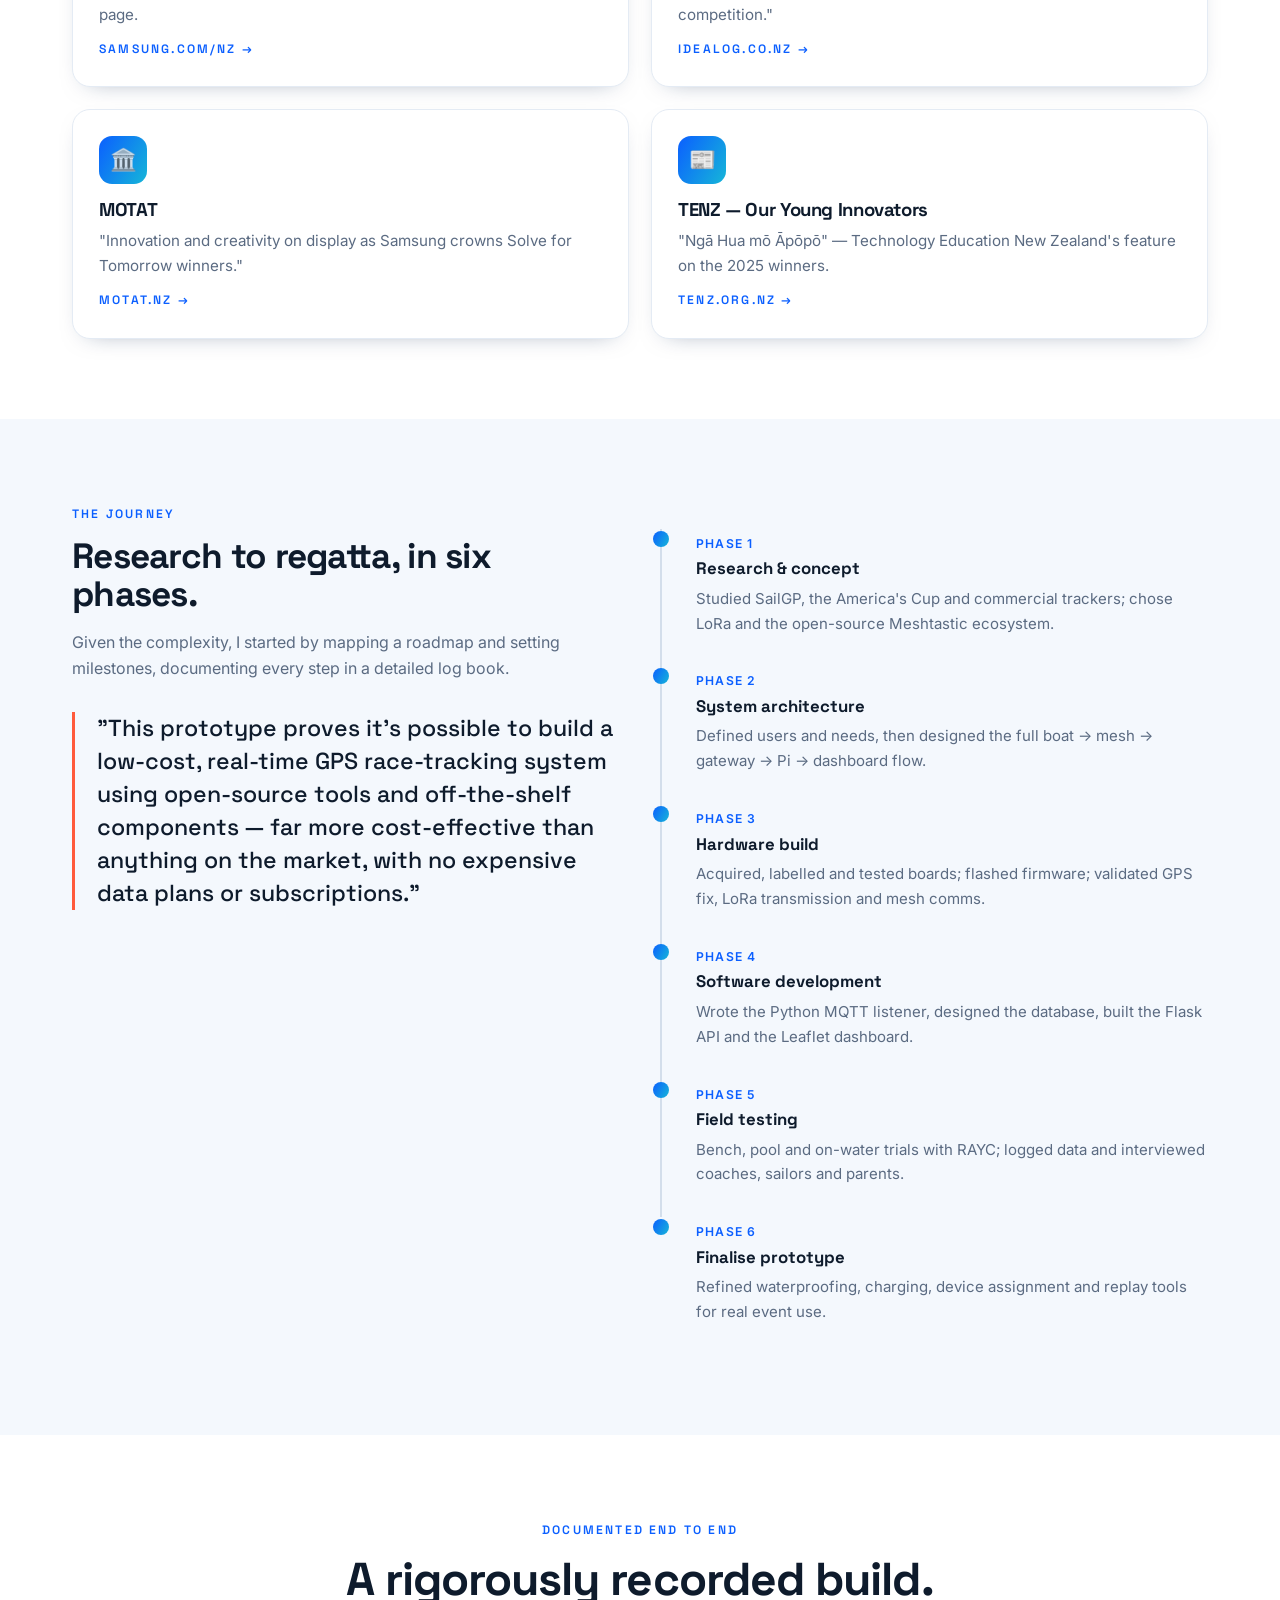
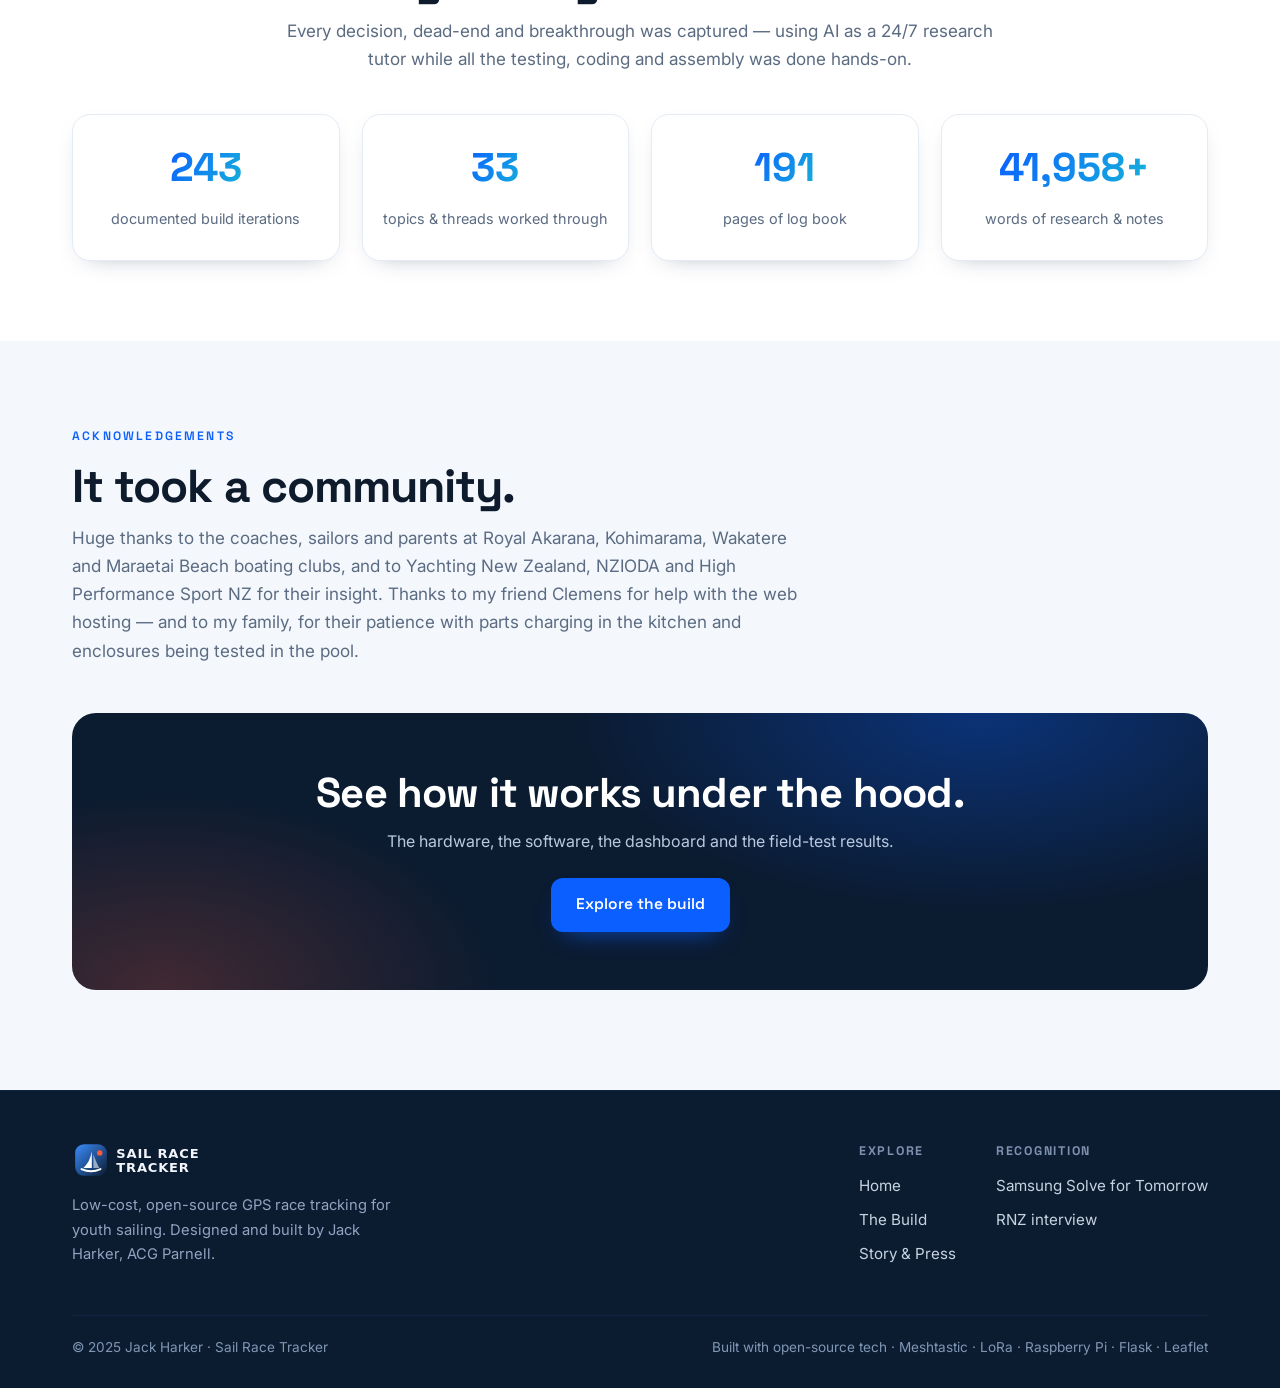
<file: story.html>
<!DOCTYPE html>
<html lang="en">
<head>
<meta charset="UTF-8">
<meta name="viewport" content="width=device-width, initial-scale=1">
<title>Story &amp; Press — Sail Race Tracker</title>
<meta name="description" content="The story behind Sail Race Tracker — winner of the Samsung Solve for Tomorrow 2025 award (1st prize, Years 7–10) and featured on RNZ. Built by Jack Harker.">
<link rel="icon" href="assets/img/mark.svg">
<link rel="preconnect" href="https://fonts.googleapis.com">
<link rel="preconnect" href="https://fonts.gstatic.com" crossorigin>
<link href="https://fonts.googleapis.com/css2?family=Inter:wght@400;500;600&family=Space+Grotesk:wght@500;600;700&display=swap" rel="stylesheet">
<link rel="stylesheet" href="css/styles.css?v=3">
</head>
<body>

<nav class="nav">
  <div class="wrap">
    <a href="index.html"><img class="logo" src="assets/img/logo.svg" alt="Sail Race Tracker"></a>
    <div class="nav-links" id="navLinks">
      <a href="index.html">Home</a>
      <a href="product.html">The Build</a>
      <a href="story.html" class="active">Story &amp; Press</a>
      <a class="btn btn-primary nav-cta" href="index.html#film">Watch the film</a>
    </div>
    <button class="burger" id="burger" aria-label="Menu">
      <svg viewBox="0 0 24 24" fill="none" stroke="currentColor" stroke-width="2"><line x1="3" y1="6" x2="21" y2="6"/><line x1="3" y1="12" x2="21" y2="12"/><line x1="3" y1="18" x2="21" y2="18"/></svg>
    </button>
  </div>
</nav>

<!-- ===== HERO ===== -->
<header class="hero" style="padding-bottom:34px">
  <div class="wrap">
    <div class="section-head" style="max-width:820px">
      <span class="eyebrow">The story</span>
      <h1 style="font-size:clamp(2.2rem,4.6vw,3.6rem)">One young sailor, a real problem, and a year of building.</h1>
      <p style="font-size:1.15rem">I'm a competitive youth sailor. I built Sail Race Tracker because youth sailing is exciting but almost impossible to follow from shore — and the technology that fixes it shouldn't only exist at the America's Cup.</p>
    </div>
  </div>
</header>

<!-- ===== AWARD ===== -->
<section id="award" class="bg-alt" style="padding-top:40px">
  <div class="wrap">
    <div class="section-head reveal">
      <span class="eyebrow">★ The award</span>
      <h2>Winner — Samsung Solve for Tomorrow 2025</h2>
      <p>Sail Race Tracker took <b>1st prize in the Years 7–10 category</b> of Samsung Solve for Tomorrow New Zealand — a NZ$9,000 prize pool (cash plus Samsung tech for me, my school and my teacher), awarded on 30 October 2025 in partnership with MOTAT and TENZ.</p>
    </div>
    <div class="split">
      <div class="photo-card reveal">
        <img src="assets/img/samsung-cheque.jpg" alt="Me accepting the Samsung Solve for Tomorrow 1st prize cheque for NZ$9,000">
        <div class="cap">Me accepting 1st prize — NZ$9,000 — at the Samsung Solve for Tomorrow final.</div>
      </div>
      <div class="photo-card reveal">
        <img src="assets/img/samsung-boat.jpg" alt="Me at MOTAT with the Sail Race Tracker project on display">
        <div class="cap">Me at MOTAT with the project on display.</div>
      </div>
    </div>
    <div class="gallery" style="margin-top:18px;grid-template-columns:repeat(2,1fr)">
      <figure class="reveal"><img src="assets/img/win-portrait.jpg" alt="Me at the Samsung Solve for Tomorrow awards evening"><figcaption>Me at the awards evening.</figcaption></figure>
      <figure class="reveal"><img src="assets/img/exhibit.jpg" alt="Sail Race Tracker on display at the NIWA Auckland City Science and Technology Fair 2025"><figcaption>1st in the Technology category — NIWA Auckland City Science &amp; Technology Fair 2025.</figcaption></figure>
    </div>
    <p class="muted reveal" style="margin:18px 0 0">Earlier in 2025, Sail Race Tracker also took <b style="color:var(--text)">1st place in the Technology category</b> at the NIWA Auckland City Science &amp; Technology Fair (held 28–30 August 2025).</p>
    <div class="stats" style="margin-top:34px">
      <div class="stat reveal"><div class="num" data-prefix="$" data-count="9000">0</div><div class="lbl">prize pool (NZD)</div></div>
      <div class="stat reveal"><div class="num">1<span style="font-size:1.4rem">st</span></div><div class="lbl">place, Years 7–10</div></div>
      <div class="stat reveal"><div class="num">2025</div><div class="lbl">Solve for Tomorrow NZ</div></div>
      <div class="stat reveal"><div class="num">MOTAT</div><div class="lbl">× Samsung × TENZ</div></div>
    </div>
  </div>
</section>

<!-- ===== PRESS / RNZ ===== -->
<section id="press">
  <div class="wrap">
    <div class="section-head reveal">
      <span class="eyebrow">In the press</span>
      <h2>Covered by RNZ, Samsung &amp; TENZ.</h2>
      <p>Sail Race Tracker was featured on Radio New Zealand and recognised by Samsung New Zealand and Technology Education New Zealand.</p>
    </div>
    <div class="card reveal" style="display:flex;gap:24px;align-items:center;flex-wrap:wrap;justify-content:space-between">
      <div style="flex:1;min-width:260px">
        <span class="eyebrow" style="color:var(--primary)">🎙 RNZ · Nine to Noon</span>
        <h3 style="font-size:1.4rem;margin:10px 0 6px">"Solve for Tomorrow winners tackle race tracking and mountain bike safety"</h3>
        <p class="muted" style="margin:0">A Radio New Zealand interview on building affordable, open-source technology for the sailing community.</p>
      </div>
      <a class="btn btn-primary" id="rnzLink" target="_blank" rel="noopener" href="https://www.rnz.co.nz/national/programmes/ninetonoon/audio/2019010737/solve-for-tomorrow-winners-tackle-race-tracking-and-mountain-bike-safety">Listen on RNZ →</a>
    </div>
    <div class="grid cols-3" style="margin-top:22px;grid-template-columns:repeat(2,1fr)">
      <a class="card reveal" target="_blank" rel="noopener" href="https://www.samsung.com/nz/solvefortomorrow/winners/" style="color:inherit">
        <div class="ico">★</div>
        <h3>Samsung NZ — Winners</h3>
        <p>Featured on Samsung New Zealand's Solve for Tomorrow winners page.</p>
        <span class="eyebrow" style="color:var(--primary);margin-top:12px;display:inline-block">samsung.com/nz →</span>
      </a>
      <a class="card reveal" target="_blank" rel="noopener" href="https://idealog.co.nz/tech/2025/11/young-kiwi-innovators-shine-at-samsungs-solve-for-tomorrow-competition" style="color:inherit">
        <div class="ico">📰</div>
        <h3>Idealog</h3>
        <p>"Young Kiwi innovators shine at Samsung's Solve for Tomorrow competition."</p>
        <span class="eyebrow" style="color:var(--primary);margin-top:12px;display:inline-block">idealog.co.nz →</span>
      </a>
      <a class="card reveal" target="_blank" rel="noopener" href="https://www.motat.nz/about/news/innovation-and-creativity-on-display-as-samsung-crowns-solve-for-tomorrow/" style="color:inherit">
        <div class="ico">🏛️</div>
        <h3>MOTAT</h3>
        <p>"Innovation and creativity on display as Samsung crowns Solve for Tomorrow winners."</p>
        <span class="eyebrow" style="color:var(--primary);margin-top:12px;display:inline-block">motat.nz →</span>
      </a>
      <a class="card reveal" target="_blank" rel="noopener" href="https://tenz.org.nz/nga-hua-mo-apopo-samsung-solve-for-tomorrow-2025-our-young-innovators/" style="color:inherit">
        <div class="ico">📰</div>
        <h3>TENZ — Our Young Innovators</h3>
        <p>"Ngā Hua mō Āpōpō" — Technology Education New Zealand's feature on the 2025 winners.</p>
        <span class="eyebrow" style="color:var(--primary);margin-top:12px;display:inline-block">tenz.org.nz →</span>
      </a>
    </div>
  </div>
</section>

<!-- ===== JOURNEY ===== -->
<section class="bg-alt">
  <div class="wrap">
    <div class="split" style="align-items:start">
      <div class="reveal">
        <span class="eyebrow">The journey</span>
        <h2 style="font-size:2.2rem;margin:12px 0 10px">Research to regatta, in six phases.</h2>
        <p class="muted">Given the complexity, I started by mapping a roadmap and setting milestones, documenting every step in a detailed log book.</p>
        <blockquote class="quote">"This prototype proves it's possible to build a low-cost, real-time GPS race-tracking system using open-source tools and off-the-shelf components — far more cost-effective than anything on the market, with no expensive data plans or subscriptions."</blockquote>
      </div>
      <ol class="timeline reveal">
        <li><span class="when">Phase 1</span><h4>Research &amp; concept</h4><p>Studied SailGP, the America's Cup and commercial trackers; chose LoRa and the open-source Meshtastic ecosystem.</p></li>
        <li><span class="when">Phase 2</span><h4>System architecture</h4><p>Defined users and needs, then designed the full boat → mesh → gateway → Pi → dashboard flow.</p></li>
        <li><span class="when">Phase 3</span><h4>Hardware build</h4><p>Acquired, labelled and tested boards; flashed firmware; validated GPS fix, LoRa transmission and mesh comms.</p></li>
        <li><span class="when">Phase 4</span><h4>Software development</h4><p>Wrote the Python MQTT listener, designed the database, built the Flask API and the Leaflet dashboard.</p></li>
        <li><span class="when">Phase 5</span><h4>Field testing</h4><p>Bench, pool and on-water trials with RAYC; logged data and interviewed coaches, sailors and parents.</p></li>
        <li><span class="when">Phase 6</span><h4>Finalise prototype</h4><p>Refined waterproofing, charging, device assignment and replay tools for real event use.</p></li>
      </ol>
    </div>
  </div>
</section>

<!-- ===== PROCESS STATS ===== -->
<section>
  <div class="wrap">
    <div class="section-head reveal" style="text-align:center;margin:0 auto 40px">
      <span class="eyebrow">Documented end to end</span>
      <h2>A rigorously recorded build.</h2>
      <p style="margin:0 auto">Every decision, dead-end and breakthrough was captured — using AI as a 24/7 research tutor while all the testing, coding and assembly was done hands-on.</p>
    </div>
    <div class="stats">
      <div class="stat reveal"><div class="num" data-count="284">0</div><div class="lbl">documented build iterations</div></div>
      <div class="stat reveal"><div class="num" data-count="39">0</div><div class="lbl">topics &amp; threads worked through</div></div>
      <div class="stat reveal"><div class="num" data-count="224">0</div><div class="lbl">pages of log book</div></div>
      <div class="stat reveal"><div class="num" data-count="49000" data-suffix="+">0</div><div class="lbl">words of research &amp; notes</div></div>
    </div>
  </div>
</section>

<!-- ===== THANKS ===== -->
<section class="bg-alt">
  <div class="wrap">
    <div class="section-head reveal">
      <span class="eyebrow">Acknowledgements</span>
      <h2>It took a community.</h2>
      <p>Huge thanks to the coaches, sailors and parents at Royal Akarana, Kohimarama, Wakatere and Maraetai Beach boating clubs, and to Yachting New Zealand, NZIODA and High Performance Sport NZ for their insight. Thanks to my friend Clemens for help with the web hosting — and to my family, for their patience with parts charging in the kitchen and enclosures being tested in the pool.</p>
    </div>
    <div class="cta-band reveal">
      <h2>See how it works under the hood.</h2>
      <p>The hardware, the software, the dashboard and the field-test results.</p>
      <a class="btn btn-primary" href="product.html">Explore the build</a>
    </div>
  </div>
</section>

<footer>
  <div class="wrap">
    <div class="foot-grid">
      <div>
        <img class="logo" src="assets/img/logo-light.svg" alt="Sail Race Tracker">
        <p class="muted">Low-cost, open-source GPS race tracking for youth sailing. Designed and built by Jack Harker, ACG Parnell.</p>
      </div>
      <div class="foot-links">
        <div class="foot-col">
          <h5>Explore</h5>
          <a href="index.html">Home</a>
          <a href="product.html">The Build</a>
          <a href="story.html">Story &amp; Press</a>
        </div>
        <div class="foot-col">
          <h5>Recognition</h5>
          <a href="#award">Samsung Solve for Tomorrow</a>
          <a href="#press">RNZ interview</a>
        </div>
      </div>
    </div>
    <div class="copyright">
      <span>© 2025 Jack Harker · Sail Race Tracker</span>
      <span>Built with open-source tech · Meshtastic · LoRa · Raspberry Pi · Flask · Leaflet</span>
    </div>
  </div>
</footer>

<script src="js/main.js"></script>
</body>
</html>
</file>
<file: css/styles.css>
/* ===========================================================
   Sail Race Tracker — refreshed premium theme (v2)
   Light editorial canvas · deep-navy anchors · ocean-blue + coral
   =========================================================== */
:root{
  --bg:#ffffff;
  --bg-2:#f4f8fd;
  --panel:#ffffff;
  --panel-2:#f7fafd;
  --navy:#0b1b30;          /* dark sections / footer */
  --navy-2:#102444;
  --line:#e4ebf4;
  --line-strong:#d3deeb;
  --text:#0e1b2c;
  --muted:#5b6b82;
  --primary:#0b5fff;
  --primary-700:#0a47cf;
  --accent:#ff5a3c;        /* buoy coral, used sparingly */
  --cyan:#16b6d8;
  --grad:linear-gradient(120deg,#0b5fff 0%,#16b6d8 100%);
  --grad-warm:linear-gradient(120deg,#0b5fff 0%,#ff5a3c 120%);
  --shadow:0 22px 50px -30px rgba(13,40,82,.45);
  --shadow-sm:0 8px 24px -16px rgba(13,40,82,.5);
  --radius:18px;
  --maxw:1180px;
}
*{box-sizing:border-box}
html{scroll-behavior:smooth}
body{
  margin:0;background:var(--bg);color:var(--text);
  font-family:'Inter','Segoe UI',system-ui,-apple-system,sans-serif;
  line-height:1.65;-webkit-font-smoothing:antialiased;overflow-x:hidden;
}
h1,h2,h3,.display{font-family:'Space Grotesk','Segoe UI',system-ui,sans-serif;line-height:1.08;letter-spacing:-.02em;font-weight:700}
a{color:var(--primary);text-decoration:none}
img{max-width:100%;display:block}
.wrap{max-width:var(--maxw);margin:0 auto;padding:0 22px}
.eyebrow{display:inline-flex;align-items:center;gap:8px;font-family:'Space Grotesk',sans-serif;font-weight:600;
  font-size:.76rem;letter-spacing:.18em;text-transform:uppercase;color:var(--primary)}
.grad-text{display:inline-block;padding-bottom:.06em;background:var(--grad);-webkit-background-clip:text;background-clip:text;color:transparent}
.muted{color:var(--muted)}

/* ---------- buttons ---------- */
.btn{display:inline-flex;align-items:center;gap:9px;font-family:'Space Grotesk',sans-serif;font-weight:600;
  font-size:.97rem;padding:13px 24px;border-radius:12px;border:1px solid transparent;cursor:pointer;transition:.2s;white-space:nowrap}
.btn-primary{background:var(--primary);color:#fff;box-shadow:0 12px 26px -14px rgba(11,95,255,.8)}
.btn-primary:hover{background:var(--primary-700);transform:translateY(-2px)}
.btn-ghost{background:#fff;border-color:var(--line-strong);color:var(--text)}
.btn-ghost:hover{border-color:var(--primary);color:var(--primary)}

/* ---------- nav ---------- */
.nav{position:sticky;top:0;z-index:50;backdrop-filter:blur(14px);
  background:rgba(255,255,255,.82);border-bottom:1px solid var(--line)}
.nav .wrap{display:flex;align-items:center;justify-content:space-between;height:70px}
.nav .logo{height:36px}
.nav-links{display:flex;align-items:center;gap:30px}
.nav-links a{color:var(--muted);font-weight:500;font-size:.96rem;transition:.2s;position:relative}
.nav-links a:hover,.nav-links a.active{color:var(--text)}
.nav-links a.btn-primary{color:#fff !important}      /* keep CTA text white over blue */
.nav-links a.active::after{content:"";position:absolute;left:0;right:0;bottom:-8px;height:2px;background:var(--grad);border-radius:2px}
.nav-cta{margin-left:6px}
.burger{display:none;background:none;border:0;cursor:pointer;width:42px;height:42px;color:var(--text)}
.burger svg{width:26px;height:26px}

/* ---------- hero ---------- */
.hero{position:relative;padding:88px 0 72px;overflow:hidden}
.hero::before{content:"";position:absolute;inset:0;z-index:-1;
  background:radial-gradient(52% 60% at 82% 4%,rgba(11,95,255,.10),transparent 60%),
             radial-gradient(46% 52% at 4% 92%,rgba(255,90,60,.09),transparent 60%)}
.hero-grid{display:grid;grid-template-columns:1.05fr .95fr;gap:54px;align-items:center}
.hero h1{font-size:clamp(2.5rem,5.4vw,4.2rem);margin:18px 0 16px}
.hero p.lead{font-size:1.16rem;color:var(--muted);max-width:560px;margin:0 0 28px}
.hero-cta{display:flex;gap:14px;flex-wrap:wrap}
.hero-media{position:relative}
.hero-media img{border-radius:var(--radius);border:1px solid var(--line);box-shadow:var(--shadow);background:#fff}
.badge-row{display:flex;gap:12px;flex-wrap:wrap;margin-top:30px}
.badge{display:flex;align-items:center;gap:10px;padding:10px 15px;border-radius:12px;
  background:#fff;border:1px solid var(--line);font-size:.86rem;box-shadow:var(--shadow-sm)}
.badge b{font-family:'Space Grotesk',sans-serif}
.badge .dot{width:9px;height:9px;border-radius:50%;background:var(--accent);box-shadow:0 0 10px rgba(255,90,60,.7)}

/* ---------- prize banner (dark strip for contrast) ---------- */
.prize{background:var(--navy);color:#eaf1fb}
.prize .wrap{display:flex;align-items:center;justify-content:center;gap:10px 20px;flex-wrap:wrap;padding:16px 22px;text-align:center;line-height:1.5}
.prize b{font-family:'Space Grotesk',sans-serif;font-weight:700;color:#fff;padding:0 2px}
.prize .pill{background:rgba(255,255,255,.10);padding:5px 13px;border-radius:999px;font-weight:600;font-size:.9rem;color:#fff}
.prize span{color:#a9bcd6}

/* ---------- sections ---------- */
section{padding:80px 0}
.section-head{max-width:744px;margin-bottom:48px}
.section-head h2{font-size:clamp(2rem,3.6vw,2.9rem);margin:14px 0 12px}
.section-head p{color:var(--muted);font-size:1.07rem;margin:0}
.bg-alt{background:var(--bg-2)}

/* feature rows */
.feature{display:grid;grid-template-columns:1fr 1fr;gap:56px;align-items:center;margin:66px 0}
.feature.reverse .feature-media{order:2}
.feature-media img{border-radius:var(--radius);border:1px solid var(--line);box-shadow:var(--shadow)}
.feature h3{font-size:1.7rem;margin:10px 0 12px}
.feature p{color:var(--muted);margin:0 0 14px}
.ticks{list-style:none;padding:0;margin:0;display:grid;gap:11px}
.ticks li{position:relative;padding-left:32px;color:var(--text)}
.ticks li::before{content:"";position:absolute;left:0;top:4px;width:18px;height:18px;border-radius:50%;
  background:rgba(11,95,255,.10);border:1px solid var(--primary)}
.ticks li::after{content:"";position:absolute;left:5.5px;top:8px;width:5px;height:9px;border:2px solid var(--primary);
  border-top:0;border-left:0;transform:rotate(40deg)}

/* ---------- cards / grid ---------- */
.grid{display:grid;gap:22px}
.cols-3{grid-template-columns:repeat(3,1fr)}
.cols-4{grid-template-columns:repeat(4,1fr)}
.card{background:var(--panel);border:1px solid var(--line);border-radius:var(--radius);padding:26px;
  transition:.22s;box-shadow:var(--shadow-sm)}
.card:hover{transform:translateY(-4px);border-color:var(--primary);box-shadow:var(--shadow)}
.card .ico{width:48px;height:48px;border-radius:13px;display:grid;place-items:center;
  background:var(--grad);color:#fff;margin-bottom:16px;font-size:1.35rem}
.card h3{font-size:1.16rem;margin:0 0 8px}
.card p{color:var(--muted);font-size:.95rem;margin:0}

/* user-group cards */
.who{background:var(--panel-2)}
.who h3{display:flex;align-items:center;gap:10px}
.who .tag{font-size:.7rem;letter-spacing:.13em;text-transform:uppercase;color:var(--accent);font-weight:700;font-family:'Space Grotesk',sans-serif}

/* ---------- stats ---------- */
.stats{display:grid;grid-template-columns:repeat(4,1fr);gap:22px}
.stat{text-align:center;padding:30px 18px;background:var(--panel);border:1px solid var(--line);border-radius:var(--radius);box-shadow:var(--shadow-sm)}
.stat .num{font-family:'Space Grotesk',sans-serif;font-weight:700;font-size:2.5rem;line-height:1.14;
  display:inline-block;padding:.02em .08em .14em;
  background:var(--grad);-webkit-background-clip:text;background-clip:text;color:transparent}
.stat .lbl{color:var(--muted);font-size:.9rem;margin-top:10px}

/* ---------- video embed ---------- */
.video-embed{position:relative;width:100%;aspect-ratio:16/9;border-radius:var(--radius);overflow:hidden;
  border:1px solid var(--line);box-shadow:var(--shadow);background:#000}
.video-embed iframe{position:absolute;inset:0;width:100%;height:100%;border:0}

/* ---------- gallery ---------- */
.gallery{display:grid;grid-template-columns:repeat(3,1fr);gap:16px}
.gallery figure{margin:0;border-radius:14px;overflow:hidden;border:1px solid var(--line);background:var(--panel);box-shadow:var(--shadow-sm)}
.gallery img{width:100%;height:230px;object-fit:cover;transition:.4s}
.gallery figure:hover img{transform:scale(1.05)}
.gallery figcaption{padding:12px 14px;font-size:.86rem;color:var(--muted)}

/* press / story */
.split{display:grid;grid-template-columns:1fr 1fr;gap:40px;align-items:center}
.photo-card{border-radius:var(--radius);overflow:hidden;border:1px solid var(--line);box-shadow:var(--shadow);background:var(--panel)}
.photo-card img{width:100%;display:block}
.photo-card .cap{padding:14px 18px;color:var(--muted);font-size:.9rem}
.quote{font-family:'Space Grotesk',sans-serif;font-size:1.45rem;line-height:1.42;font-weight:500;color:var(--text);
  border-left:3px solid var(--accent);padding-left:22px;margin:30px 0}
.timeline{list-style:none;padding:0;margin:30px 0 0;display:grid;gap:0}
.timeline li{position:relative;padding:0 0 30px 34px;border-left:2px solid var(--line-strong)}
.timeline li:last-child{border-left-color:transparent}
.timeline li::before{content:"";position:absolute;left:-9px;top:2px;width:16px;height:16px;border-radius:50%;background:var(--grad)}
.timeline h4{font-family:'Space Grotesk',sans-serif;margin:0 0 4px;font-size:1.05rem}
.timeline p{margin:0;color:var(--muted);font-size:.94rem}
.timeline .when{font-size:.76rem;letter-spacing:.1em;text-transform:uppercase;color:var(--primary);font-weight:600}

/* ---------- CTA band ---------- */
.cta-band{background:var(--navy);color:#eaf1fb;border-radius:24px;padding:58px 40px;text-align:center;margin:20px auto;
  position:relative;overflow:hidden}
.cta-band::before{content:"";position:absolute;inset:0;
  background:radial-gradient(60% 120% at 80% 0%,rgba(11,95,255,.35),transparent 60%),
            radial-gradient(50% 120% at 8% 100%,rgba(255,90,60,.22),transparent 60%)}
.cta-band>*{position:relative}
.cta-band .eyebrow{color:#7fd3e6}
.cta-band h2{font-size:clamp(1.8rem,3.4vw,2.6rem);margin:0 0 12px;color:#fff}
.cta-band p{color:#b9cae0;max-width:620px;margin:0 auto 24px}
.cta-band .btn-ghost{background:transparent;border-color:rgba(255,255,255,.25);color:#fff}
.cta-band .btn-ghost:hover{border-color:#fff}

/* ---------- footer ---------- */
footer{border-top:1px solid var(--navy-2);padding:50px 0 30px;background:var(--navy);color:#cdd9ea}
.foot-grid{display:flex;justify-content:space-between;gap:30px;flex-wrap:wrap;align-items:flex-start}
.foot-grid .logo{height:38px;margin-bottom:12px}
footer .muted{max-width:340px;font-size:.92rem;color:#90a4c0}
.foot-links{display:flex;gap:40px;flex-wrap:wrap}
.foot-col h5{font-family:'Space Grotesk',sans-serif;font-size:.78rem;letter-spacing:.14em;text-transform:uppercase;color:#7e92b0;margin:0 0 12px}
.foot-col a{display:block;color:#dde7f4;font-size:.95rem;margin-bottom:9px;opacity:.9}
.foot-col a:hover{opacity:1;color:#7fd3e6}
.copyright{margin-top:34px;padding-top:20px;border-top:1px solid var(--navy-2);color:#8097b4;font-size:.85rem;display:flex;justify-content:space-between;gap:14px;flex-wrap:wrap}

/* reveal on scroll */
.reveal{opacity:0;transform:translateY(24px);transition:opacity .7s ease,transform .7s ease}
.reveal.in{opacity:1;transform:none}

/* ---------- responsive ---------- */
@media(max-width:900px){
  .nav-links{position:fixed;inset:70px 0 auto 0;flex-direction:column;background:#fff;
    padding:18px 22px;gap:18px;border-bottom:1px solid var(--line);transform:translateY(-130%);transition:.3s;align-items:flex-start;box-shadow:var(--shadow)}
  .nav-links.open{transform:none}
  .nav-links a.active::after{display:none}
  .burger{display:grid;place-items:center}
  .hero-grid,.feature,.feature.reverse .feature-media,.split{grid-template-columns:1fr}
  .feature.reverse .feature-media{order:0}
  .hero-media{order:-1}
  .cols-3,.cols-4,.stats,.gallery{grid-template-columns:1fr 1fr}
}
@media(max-width:560px){
  .cols-3,.cols-4,.stats,.gallery{grid-template-columns:1fr}
  section{padding:58px 0}
  .hero{padding:54px 0 44px}
  .cta-band{padding:40px 22px}
}
</file>
